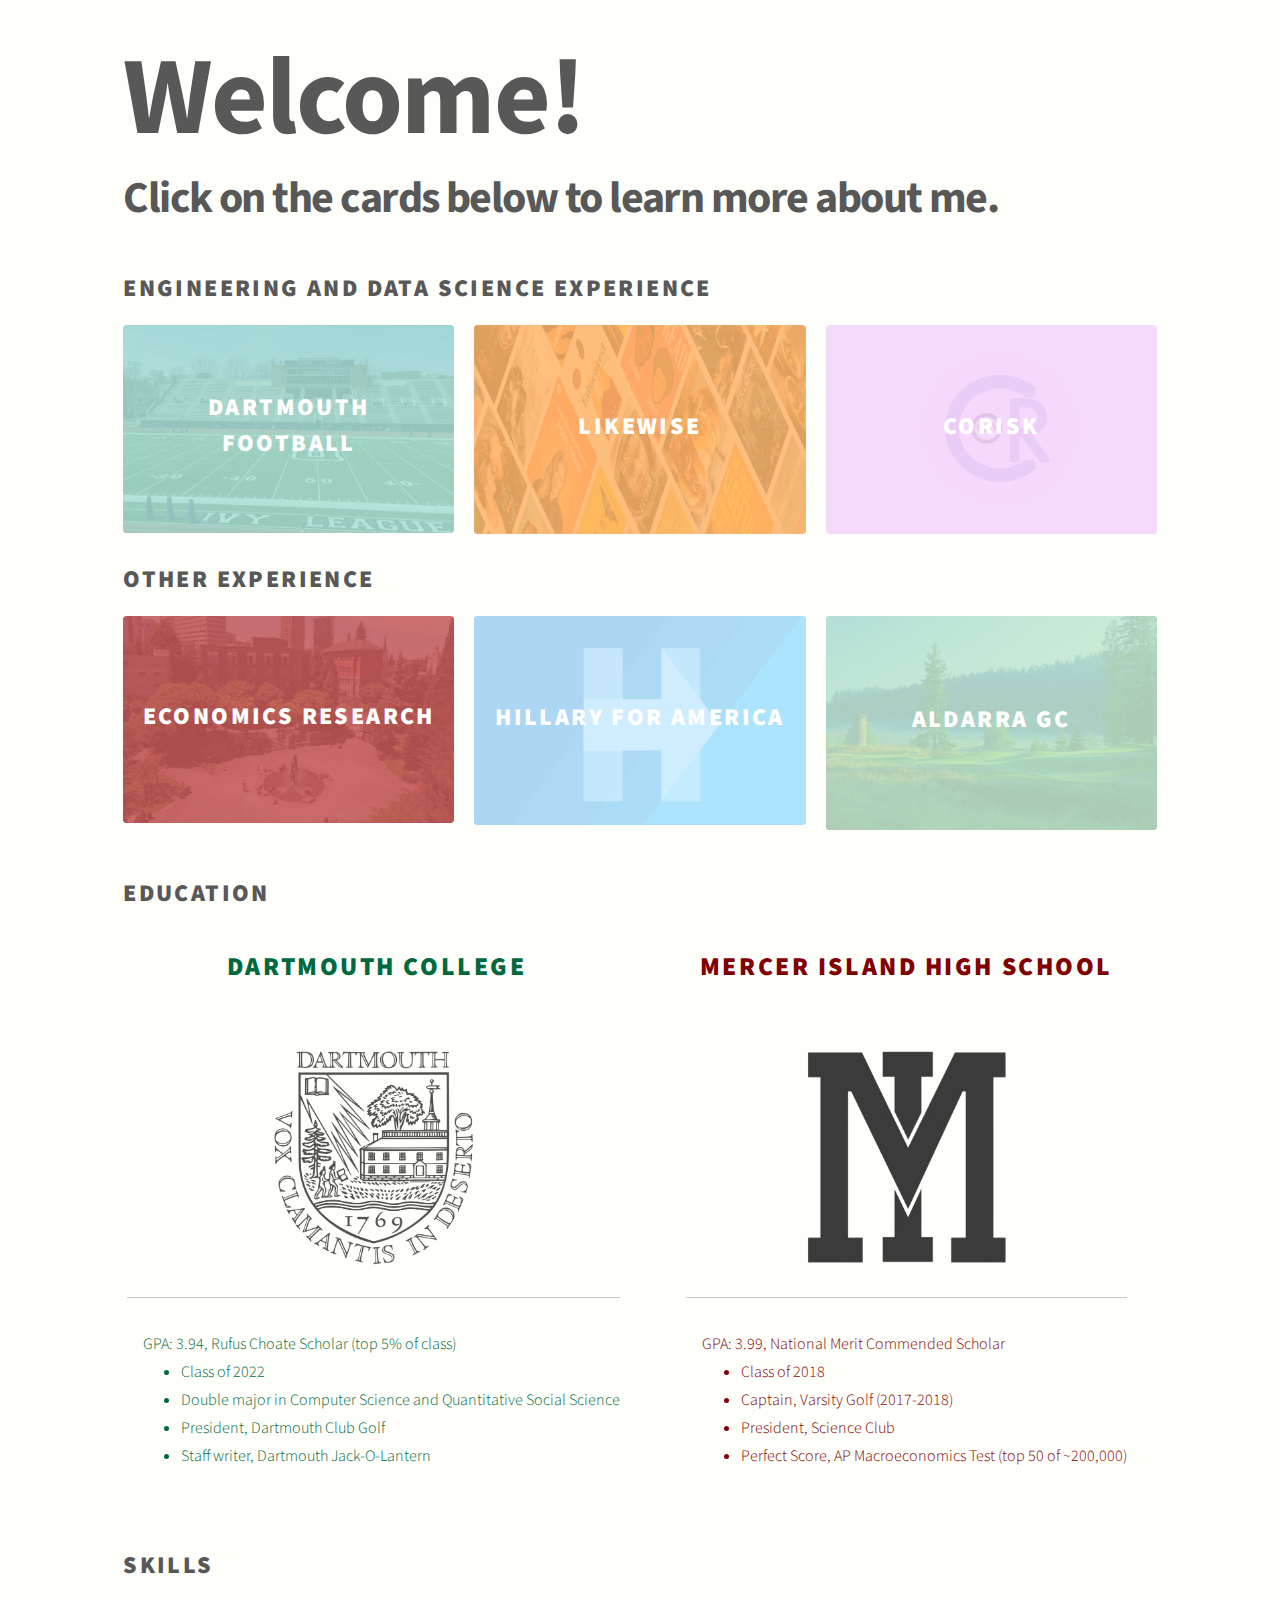
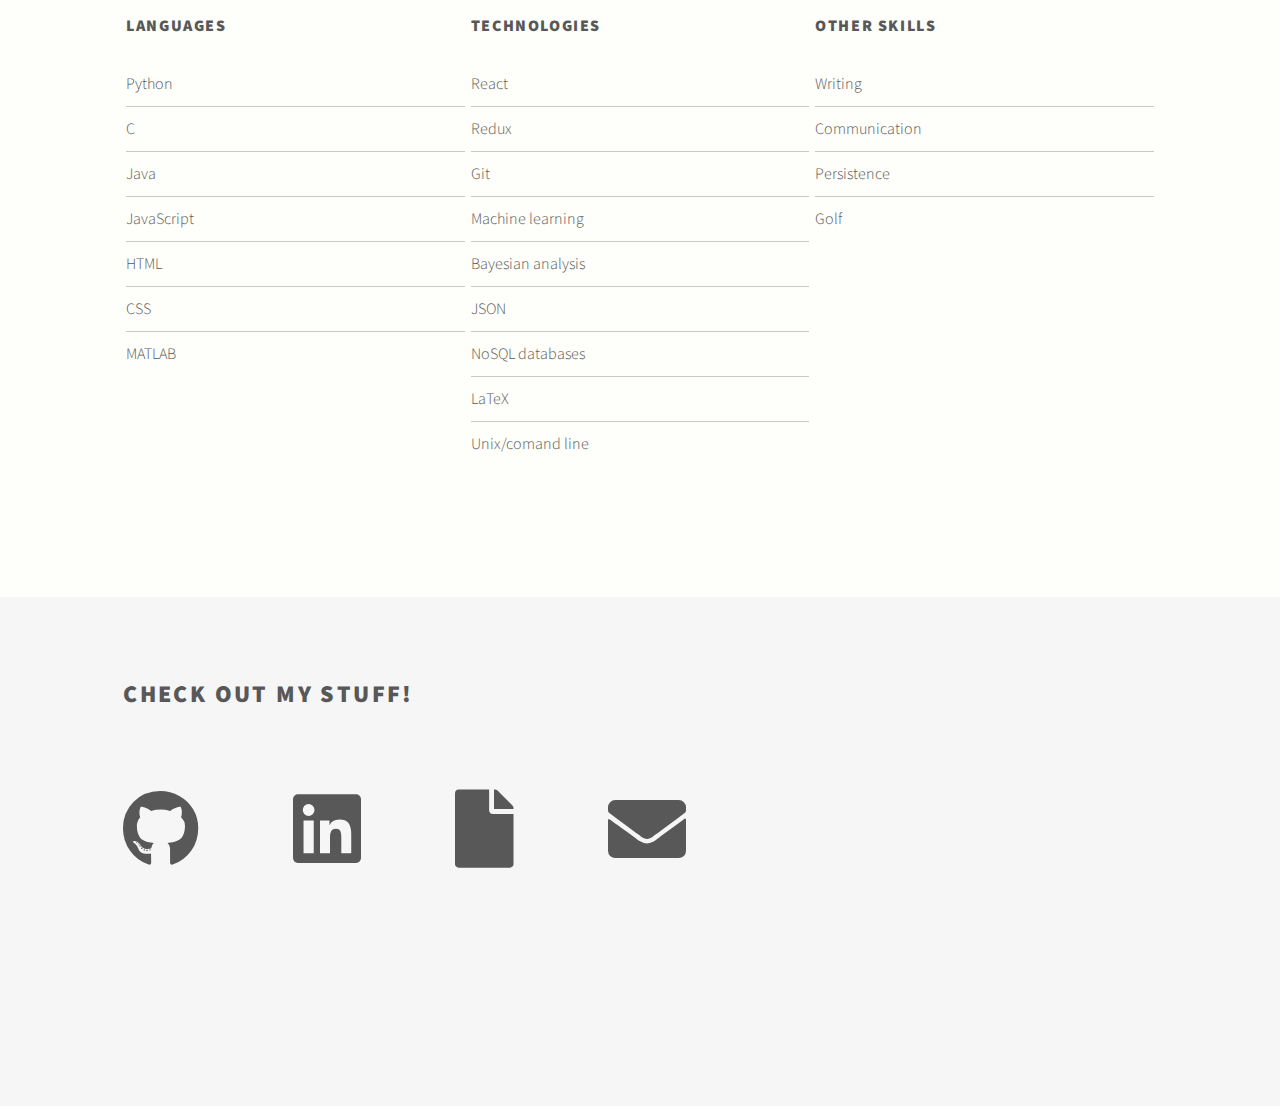
<file: home/index.html>
<!DOCTYPE HTML>
<html>
	<head>
		<title>Zack Gottesman</title>
		<meta charset="utf-8" />
		<meta name="viewport" content="width=device-width, initial-scale=1, user-scalable=no" />
		<link rel="stylesheet" href="assets/css/main.css" />
		<noscript><link rel="stylesheet" href="assets/css/noscript.css" /></noscript>
	</head>

	<!-- Football Modal -->
	<div id="football-modal" class="modal">
		<div class="modal-content">
			<span id="football-close-btn" class="close-btn">&times;</span>
			<div class="modalheader">
				<h2>Dartmouth Football</h2>
			</div>
			<img src="images/dartfootballlogowhite.png" align="left"/>
			<p>
				Since last year, I have served as the sole data scientist for the Ivy League-champion <a href="https://dartmouthsports.com/sports/football" target="_blank">Dartmouth Football</a> team. Dartmouth Football is pioneering <a href="https://www.nytimes.com/2018/10/26/sports/ivy-league-football-dartmouth.html" target="_blank">cutting-edge techniques</a> to help improve safety in football. I helped head coach Buddy Teevens to investigate safety during highly dangerous kickoff plays, providing the analysis that led to a proposed rule change to kickoffs in the Ivy League.
			</p>
			<br/>
			<p>
				Traditionally, kickoffs are known as high-risk plays because of the dangerous collisions that occur when players run full-speed across the length of the field. Recently, the Ivy League implemented a rule that allows the team receiving a kickoff to elect a “fair catch,” which enables that team to take the ball at the 25-yard line without returning the ball. My analysis showed that teams which choose to return the ball on average fail to reach the 25-yard line , suggesting that the statistically smartest strategy is to fair catch all kickoffs. Dartmouth employed this strategy last season, electing to return only three kickoffs over the course of the season. Yet, the data showed that players were still injured from blocking on the fair-catch plays even though the plays were essentially meaningless. Supported by my analysis, Coach Teevens proposed that a new rule allowing teams to announce an intention to fair catch before the kickoff even occurs, preventing injuries and achieving the same result.
			</p>
		</div>
	</div>

	<!-- Likewise Modal -->
	<div id="lw-modal" class="modal">
		<div class="modal-content">
			<span id="lw-close-btn" class="close-btn">&times;</span>
			<div class="modalheader">
				<h2>Likewise Inc.</h2>
			</div>
			<img src="images/lwlogo-shadow.jpg" align="left"/>
			<p>The summer after my freshman year at Dartmouth, I had the pleasure of joining the team at <a href="https://likewise.com" target="_blank">Likewise</a> as a software engineering intern, with a particular focus on machine learning (ML). Likewise is an early-stage recommendation startup, funded by Bill Gates, that provides personalized recommendations for users. Think Yelp combined with Instagram or Facebook. During my internship, I put various ML algorithms into production and gained invaluable experience deploying and documenting ML models. I combined k-prototypes clustering and classification to create a predictive recommender system and improve recommendations for new users. I identified a few distinct groups within the user base that helped the leadership team think about how to approach marketing and new customer acquisition.I then built an end-to-end classification system to predict user retention. I presented this model to members of the product and engineering teams to suggest how we might improve the onboarding process to help retain more users and reduce churn.</p>
		</div>
	</div>

	<!-- CoRisk Modal -->
	<div id="cr-modal" class="modal">
		<div class="modal-content">
			<span id="cr-close-btn" class="close-btn">&times;</span>
			<div class="modalheader">
				<h2>CoRisk</h2>
			</div>
			<img src="images/corisk.png" align="left"/>
			<p>
				As a final project for Dartmouth <a href="http://cs52.me/">CS52: Full-Stack Web Development</a> in the spring of 2020, I founded <a href="https://github.com/dartmouth-cs52-20S/project-greentraceGreenTrace" target="_blank">GreenTrace</a>, now known as CoRisk, an application to help Dartmouth students return safely to campus during the ongoing COVID-19 pandemic. After adding a few brilliant teammates, we engineered a mobile application in React Native that featured contact tracing (alerting users if they had come into contact with a COVID-positive individual), pertinent contact information of campus health services, and an anonymized heat map of cases so students knew which areas of campus to avoid. The full list of features can be found on <a href="https://github.com/dartmouth-cs52-20S/project-greentrace#feature-overview" target="_blank">Github</a>. Apart from my role as the founder/inventor of GreenTrace, I also worked on backend development for the app, setting up anonymous accounts and authentication using a randomized two-word token for each user and writing the contact-tracing algorithm. Working on the project helped me become more familiar with NodeJS and NoSQL databases (we used MongoDB).
			</p>
			<br/>
			<p>
				The project was a success, and, after the spring term came to a close, Dartmouth approached our team about continuing to develop GreenTrace for use on campus. We partnered with Dartmouth's <a href="http://dali.dartmouth.edu/" target="_blank">DALI Lab</a> to transform the project into CoRisk, an application that provides information for Dartmouth students to help reduce COVID-19 transmission. CoRisk is currently in development, with an anticipated release this winter.
			</p>
		</div>
	</div>

	<!-- Econ Research Modal -->
	<div id="econ-modal" class="modal">
		<div class="modal-content">
			<span id="econ-close-btn" class="close-btn">&times;</span>
			<div class="modalheader">
				<h2>Economics Research</h2>
			</div>
			<img src="images/seattleusimple.png" align="left"/>
			<p>
				For the past three years, I have been working on economics research with health economics professor Erin Vernon of Seattle University. Initially, we intended to use <a href="https://trends.google.com/trends/" target="
				">Google Trends</a> to explore how searches about mental health have varied over time, but in the course of our research, we noticed a number of prior publications using Google Trends to assess the efficacy of disease awareness days. We were curious if the established literature in fact tied increased search activity to measurable health benefits for those afflicted by diseases. We performed a systematic review of the awareness event literature to assess if the existing research provided any clues about how awareness days, weeks, and months produce concrete benefits for patients.
			</p>
			<br>
			<p>
				In 2019, we presented our findings at the <a href="https://weai.org/conferences/view/2/94th-Annual-Conference" target="_blank">94th annual conference of the Western Economic Association</a> in San Francisco. The manuscript is now in the final stages of revision for acceptance to the journal <a href="https://www.journals.elsevier.com/social-science-and-medicine" target="_blank">Social Science & Medicine</a>.
			</p>
		</div>
	</div>

	<!-- HFA Modal -->
	<div id="hfa-modal" class="modal">
		<div class="modal-content">
			<span id="hfa-close-btn" class="close-btn">&times;</span>
			<div class="modalheader">
				<h2>Hillary for America</h2>
			</div>
			<img src="images/hfalogo.jpg" align="left"/>
			<p>
				In the summer and fall of 2016, I worked as a finance intern for the presidential campaign of Hillary Clinton. I started my internship early in the summer and almost immediately had more responsibility than I ever imagined I would as a wide-eyed sixteen year old working my first real job. On top of making hours of calls to potential donors every day, I was in charge of organizing and running key events in Seattle for President Bill Clinton and Hillary's vice presidential candidate Tim Kaine.
			</p>
			<br>
			<p>
				I learned a lot from the experience, not only from handling these responsibilities, but also from the outcome of the election. Before the election, I was living in my own echo chamber. I read The New York Times in a coffee shop kitty-corner to our Seattle campaign center. The travails of candidate Trump, highlighted in the <i>Times</i>, provided us punchlines and more security on top of the favorable lopsided polls. The attendees at the events I organized reinforced the perception that we were part of a movement and most of the hundreds of people I called told me they were behind us. But clearly many others weren’t. Because of that summer, I now seek conversation with those who disagree with me, hoping to understand different perspectives and other people’s truths.
			</p>
		</div>
	</div>

	<!-- Caddying Modal -->
	<div id="caddy-modal" class="modal">
		<div class="modal-content">
			<span id="caddy-close-btn" class="close-btn">&times;</span>
			<div class="modalheader">
				<h2>Aldarra Golf Club</h2>
			</div>
			<img src="images/Aldarra_Logo.png" align="left"/>
			<p>
				Golf is one of my lifelong passions. I learned the game from my grandparents and have loved the way it constantly challenges me, allows me to get outdoors, and enables me to spend time with friends and family. In high school, I competed on the varsity golf team, serving as captain from 2017-2018 and finishing in the top 25 in Washington State both years.
			</p>
			<br>
			<p>
				In addition to conducting economics research during the summer before I left for Dartmouth, I served as a caddie at Aldarra Golf Club, one of the top-ranked courses in Washington. Working as a caddie taught me a number of life skills, from the value of punctuality to the ability to appear confident even under uncertainty.
			</p>
			<br>
			<p>
				At Dartmouth, I have continued to pursue my interest in golf through the Club Golf team, the highest level of golf at Dartmouth. This year, I am serving as the club's President and look forward to navigating our team through uncertain times with the ongoing COVID-19 pandemic.
			</p>
		</div>
	</div>

	<body class="is-preload">
		<!-- Wrapper -->
			<div id="wrapper" style="margin-top: 3vh">

				<!-- Main -->
					<div id="main">
						<div class="inner">
							<main class="wrapper">
							<h1 style="margin-bottom: 0">
								<span class="welcome">
									<span id="welcome">Welcome!</span>
								</span>
							</h1>
							<h1>
								<span class="first">
									<span>I’m</span> <span>Zack,</span> <span>a</span> <span>junior</span> <span></span> <span>at</span> <span class="dartmouth-header-text">Dartmouth</span> <span class="dartmouth-header-text">College</span>
								</span>

								<span class="second">
									<span>in</span> <span>Hanover,</span> <span>NH</span> <span></span><span>and</span> <span>an</span> <span>aspiring</span> <span>software</span> <span>engineer.</span>
								</span>


								<span class="about">
									<div><div/><span>Click on the cards below to learn more about me.</span>
								</span>
							</h1>
						</main>
							<!-- <header>
								<h2 style="margin-bottom: 3vh;">About Me</h2>
								<p id="about">Click on the cards below to learn more about me.</p>
							</header> -->

							<h2 id="experience" style="margin-bottom: 2vh">Engineering and Data Science Experience</h2>
							<section class="tiles">
								<article class="dartmouth">
									<span class="image">
										<img src="images/dartfootball.jpg" alt="" />
									</span>
									<a  id="football-modal-trigger">
										<h2>Dartmouth Football</h2>
										<div class="content">
											<p>Serve as sole data scientist for Dartmouth's football team</p>
										</div>
									</a>
								</article>
								<article class="likewise">
									<span class="image">
										<img src="images/likewise.jpg" alt="" />
									</span>
									<a id="lw-modal-trigger">
										<h2>Likewise</h2>
										<div class="content">
											<p>Worked as engineer and ML specialist at early-stage recommendations startup</p>
										</div>
									</a>
								</article>
								<article class="corisk">
									<span class="image">
										<img src="images/corisk.png" alt="" />
									</span>
									<a id="cr-modal-trigger">
										<h2>CoRisk</h2>
										<div class="content">
											<p>Founded contact-tracing app and COVID-19 safety in use on Dartmouth campus</p>
										</div>
									</a>
								</article>
							</section>
							<br/>
							<h2  style="margin-bottom: 2vh">Other Experience</h2>
								<section class="tiles">
									<article class="research">
										<span class="image">
											<img src="images/seattleu.jpg" alt="" />
										</span>
										<a id="econ-modal-trigger">
											<h2>Economics Research</h2>
											<div class="content">
												<p>Co-authored academic paper evaluating health awareness campaigns</p>
											</div>
										</a>
									</article>
									<article class="hfa">
										<span class="image">
											<img src="images/hfa.png" alt="" />
										</span>
										<a id="hfa-modal-trigger">
											<h2>Hillary for America</h2>
											<div class="content">
												<p>
													Interned for Pacific NW Finance Director of Hillary for America campaign
												</p>
											</div>
										</a>
									</article>
									<article class="caddy">
										<span class="image">
											<img src="images/aldarra.jpeg" alt="" />
										</span>
										<a id="caddy-modal-trigger">
											<h2>Aldarra GC</h2>
											<div class="content">
												<p>
													Gave bad putting advice while lugging heavy bag for several hours
												</p>
											</div>
										</a>
									</article>
								</section>

							<br/>
							<h2 id="education" style="margin-top: 2vh; margin-bottom: 4vh">Education</h2>
								<section>
									<div class="row" data-aos="fade-up">
										<div class="dart-education">
											<div class="edu-wrapper">
												<h3>Dartmouth College</h3>
		                    <div class="crest">
		                      <img src="images/dart-crest-nobackground.svg.png" class="img-fluid grayscale">
		                    </div>
											</div>
											<div>
											<hr>
											<ul>
												GPA: 3.94, Rufus Choate Scholar (top 5% of class)
												<li>Class of 2022</li>
												<li>Double major in Computer Science and Quantitative Social Science</li>
												<li>President, Dartmouth Club Golf</li>
												<li>Staff writer, Dartmouth Jack-O-Lantern</li>
											</ul>
											</div>
										</div>
										<div class="mihs-education">
											<div class="edu-wrapper">
												<h3>
													Mercer Island High School
												</h3>
		                    <div class="crest">
		                      <img src="images/mihs-nobackground.png" class="img-fluid grayscale">
		                    </div>
											</div>
											<div>
											<hr>
											<ul>
												GPA: 3.99, National Merit Commended Scholar
												<li>Class of 2018</li>
												<li>Captain, Varsity Golf (2017-2018)</li>
												<li>President, Science Club</li>
												<li>Perfect Score, AP Macroeconomics Test (top 50 of ~200,000)</li>
											</ul>
											</div>
										</div>
               		</div>
								</section>

								<br/>
								<h2 id="skills" style="margin-top: 2vh; margin-bottom: 3vh">Skills</h2>
								<div class="skillcontainer">
									<div class="skill-box">
										<h3>Languages</h3>
										<ul class="alt">
											<li>Python</li>
											<li>C</li>
											<li>Java</li>
											<li>JavaScript</li>
											<li>HTML</li>
											<li>CSS</li>
											<li>MATLAB</li>
										</ul>
									</div>
									<div class="skill-box">
										<h3>Technologies</h3>
										<ul class="alt">
											<li>React</li>
											<li>Redux</li>
											<li>Git</li>
											<li>Machine learning</li>
											<li>Bayesian analysis</li>
											<li>JSON</li>
											<li>NoSQL databases</li>
											<li>LaTeX</li>
											<li>Unix/comand line</li>
										</ul>
									</div>
									<div class="skill-box">
										<h3>Other skills</h3>
										<ul class="alt">
											<li>Writing</li>
											<li>Communication</li>
											<li>Persistence</li>
											<li>Golf</li>
										</ul>
									</div>
								</div>
						</div>
					</div>

				<!-- Footer/Links -->
					<footer id="footer">
						<div class="inner">
							<section>
								<h2>Check out my stuff!</h2>
								<ul class="icons">
									<li><a href="https://github.com/zack-overflow" class="icon brands style2 fa-github" target="_blank"><span class="label">GitHub</span></a></li>
									<li><a href="https://linkedin.com/in/zackgottesman" class="icon brands fa-linkedin" target="_blank"><span class="label">LinkedIn</span></a></li>
									<li><a href="../../content/GottesmanResume3.pdf" class="icon solid style2 fa-file"><span class="label">Resume</span></a></li>
									<li><a href="mailto:zackgottesman@gmail.com" class="icon solid style2 fa-envelope"><span class="label">Email</span></a></li>
								</ul>

		<!-- Scripts -->
			<script src="assets/js/jquery.min.js"></script>
			<script src="assets/js/browser.min.js"></script>
			<script src="assets/js/breakpoints.min.js"></script>
			<script src="assets/js/util.js"></script>
			<script src="assets/js/main.js"></script>
			<script src="assets/js/custom.min.js"></script>

	</body>
</html>
</file>
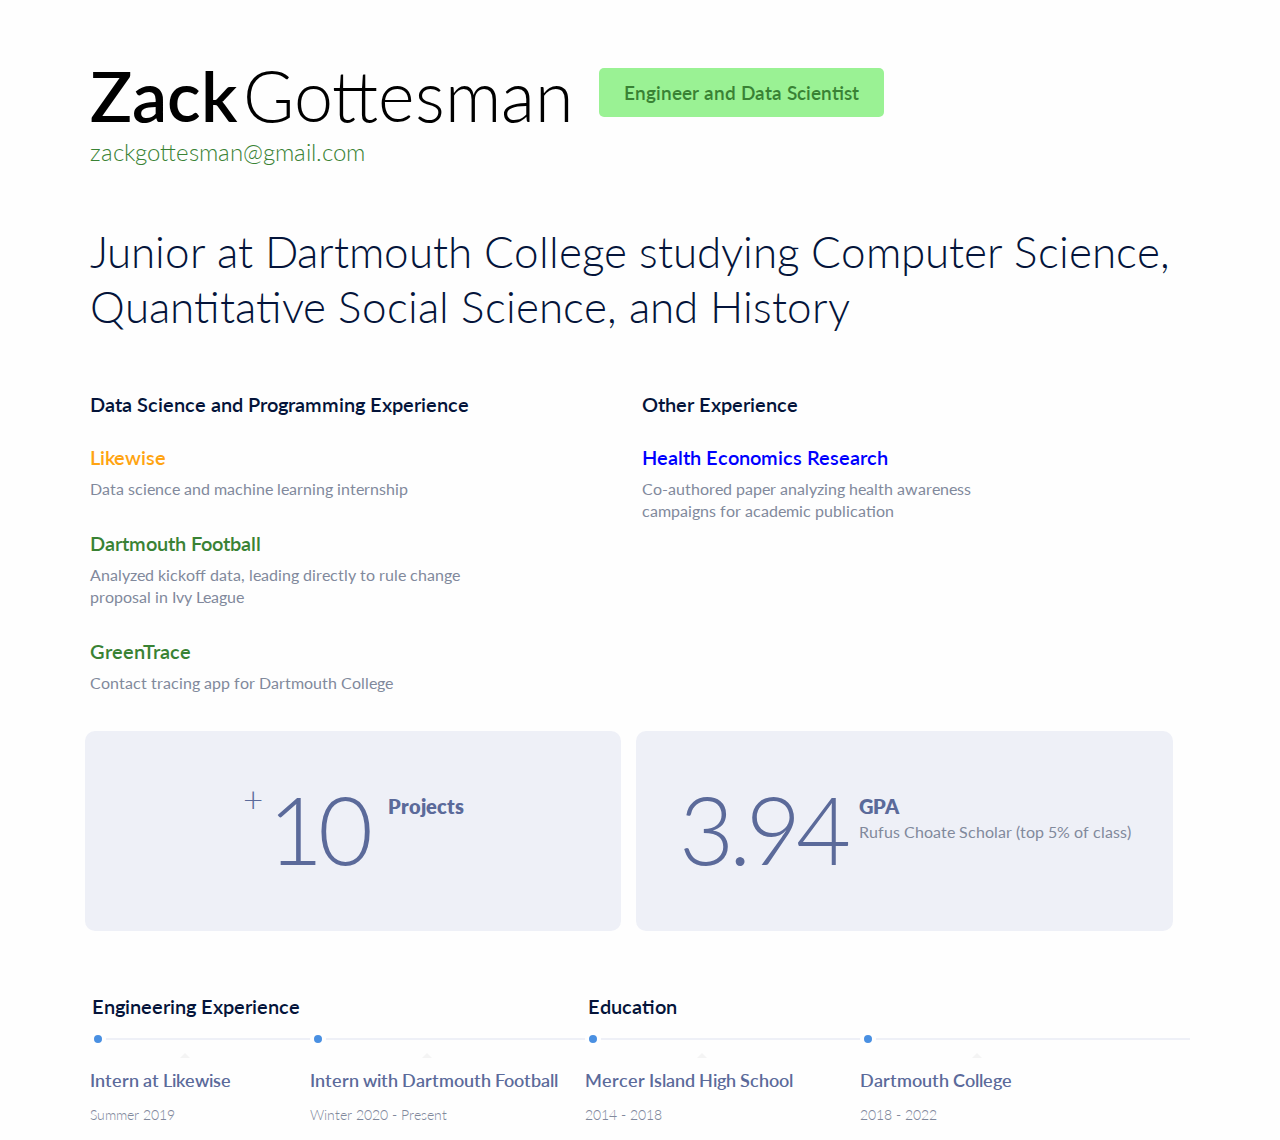
<file: v1/index.html>
<!-- Inspired by Abbie Bradley's minimalist resume -->
<!DOCTYPE html>
<html>
<head>
	<title>Zack Gottesman</title>
	<link rel="stylesheet" type="text/css" href="styles.css">
	<meta name="viewport" content="width=device-width, initial-scale=1.0">
</head>
<body>

	<div class="container">
		<div class="intro">
			<h1 class="first-name"><strong>Zack</strong></h1>
			<h1 class="last-name">Gottesman</h1>
			<span class="job-title">Engineer and Data Scientist</span>
			<span class="email">zackgottesman@gmail.com</span>

			<h2 class="lead">Junior at Dartmouth College studying Computer Science, Quantitative Social Science, and History</h2>
		</div>
	</div>

<!-- Skills and intrest section -->
	<div class="container">

		<div class="sections">
			<h2 class="section-title">Data Science and Programming Experience</h2>

			<div class="list-card">
				<div>
					<h3 id="likewise-header">Likewise</h3>
					<span>Data science and machine learning internship</span>
				</div>
			</div>

			<div class="list-card">
				<div>
					<h3 id="football-header">Dartmouth Football</h3>
					<span>Analyzed kickoff data, leading directly to rule change proposal in Ivy League</span>
				</div>
			</div>

			<div class="list-card">
				<div>
					<h3 id="greentrace-header">GreenTrace</h3>
					<span>Contact tracing app for Dartmouth College</span>
				</div>
			</div>
		</div>

		<div class="sections">
				<h2 class="section-title">Other Experience</h2>

				<div class="list-card">
					<div>
						<h3 id="research-header">Health Economics Research</h3>
						<span>Co-authored paper analyzing health awareness campaigns for academic publication</span>
					</div>
				</div>

		</div>
	</div>


	<!-- Achievements -->

	<div class="container cards">

		<div class="card">
			<div class="skill-level">
				<span>+</span>
				<h2>10</h2>
			</div>

			<div class="skill-meta">
				<h3>Projects</h3>
				<span></span>
			</div>
		</div>


		<div class="card">
			<div class="skill-level">
				<h2>3.94</h2>
			</div>

			<div class="skill-meta">
				<h3>GPA</h3>
				<span>Rufus Choate Scholar (top 5% of class)</span>
			</div>
		</div>

	</div>

	<!-- Timeeline -->

	<div class="container">
		<ol class="timeline">
		  <li id="likewise-timeline">

		    <p class="line">Engineering Experience</p>
		    <span class="point"></span>
		    <p class="description">
		      Intern at Likewise
		    </p>
		    <span class="date">Summer 2019</span>
		  </li>

		  <li>
		    <span class="point"></span>
		    <p class="description">
		      Intern with Dartmouth Football
		    </p>
		    <span class="date">Winter 2020 - Present</span>
		  </li>

		  		  <li>
		    <p class="line">Education</p>
		    <span class="point"></span>
		    <p class="description">
		      Mercer Island High School
		    </p>
		    <span class="date">2014 - 2018</span>
		  </li>

		  		  <li>
		    <span class="point"></span>
		    <p class="description">
		      Dartmouth College
		    </p>
		    <span class="date">2018 - 2022</span>
		  </li>
		</ol>

	</div>

</body>
</html>
</file>
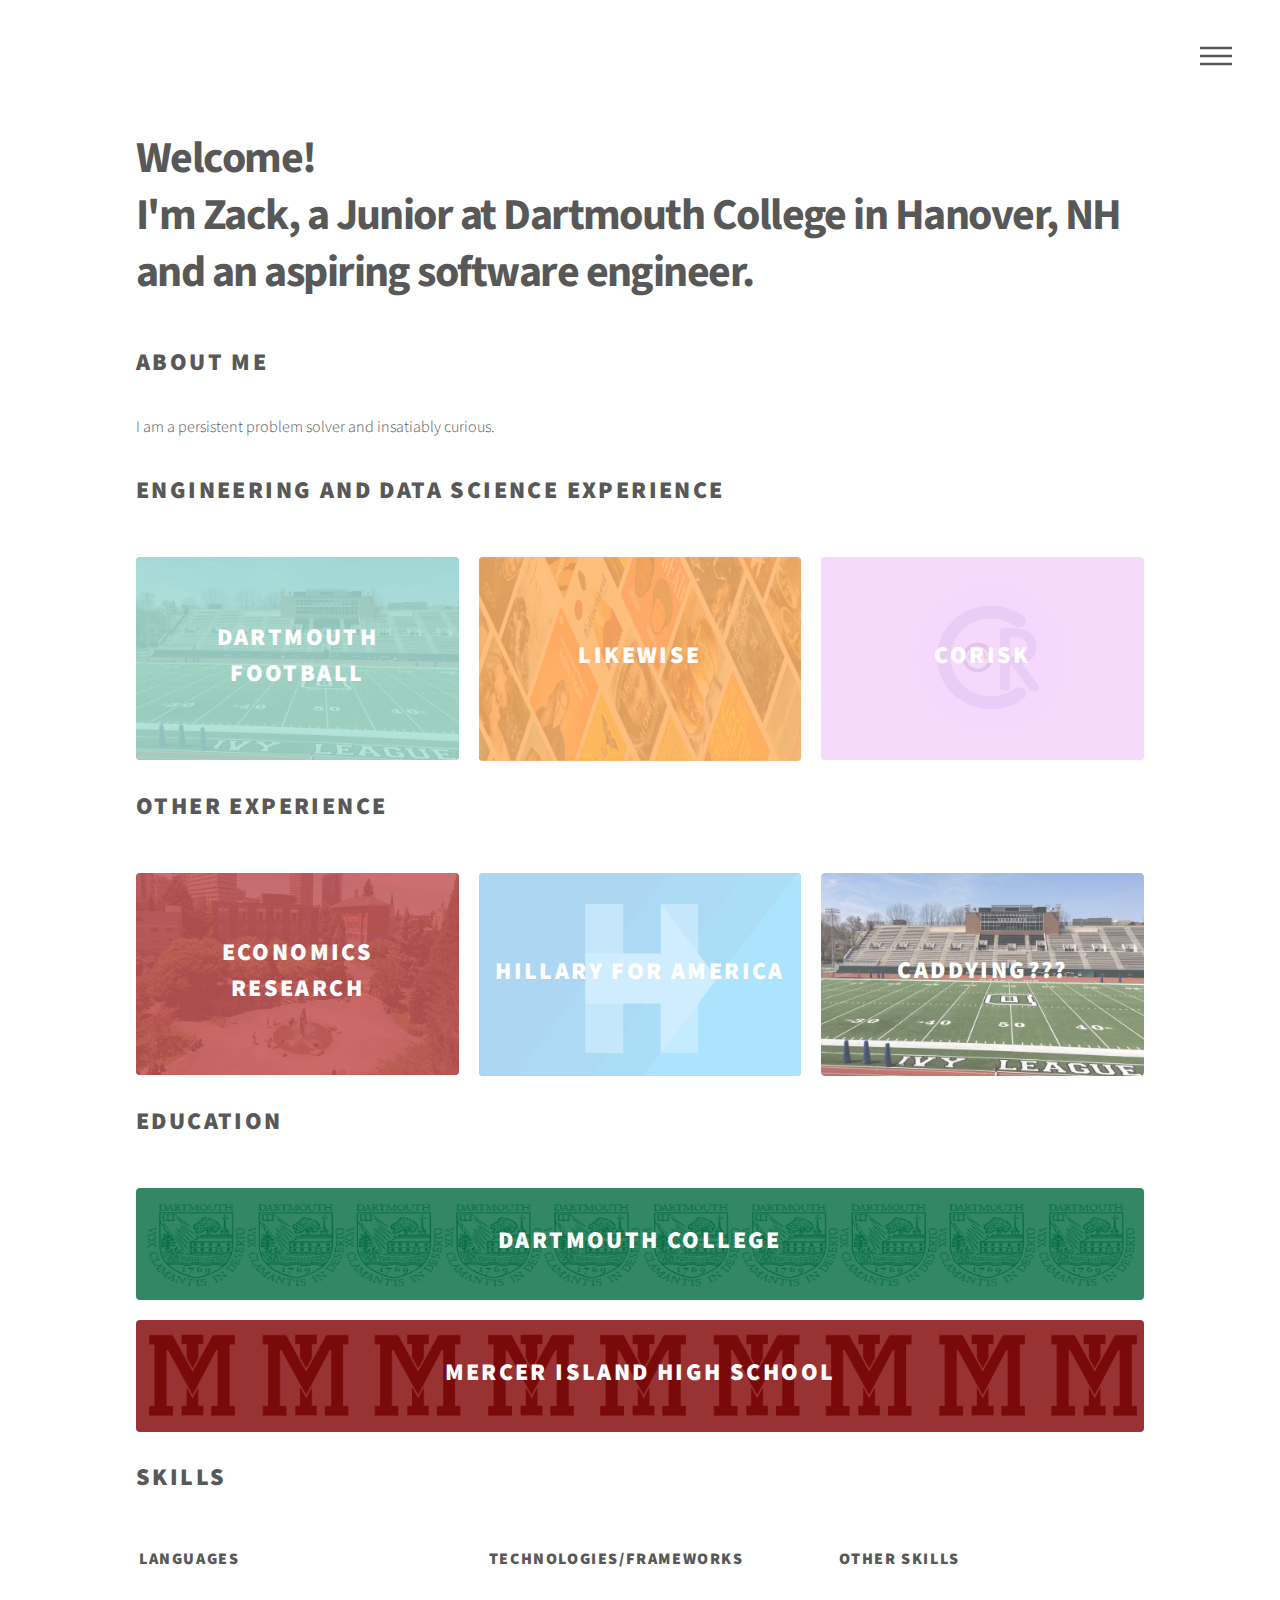
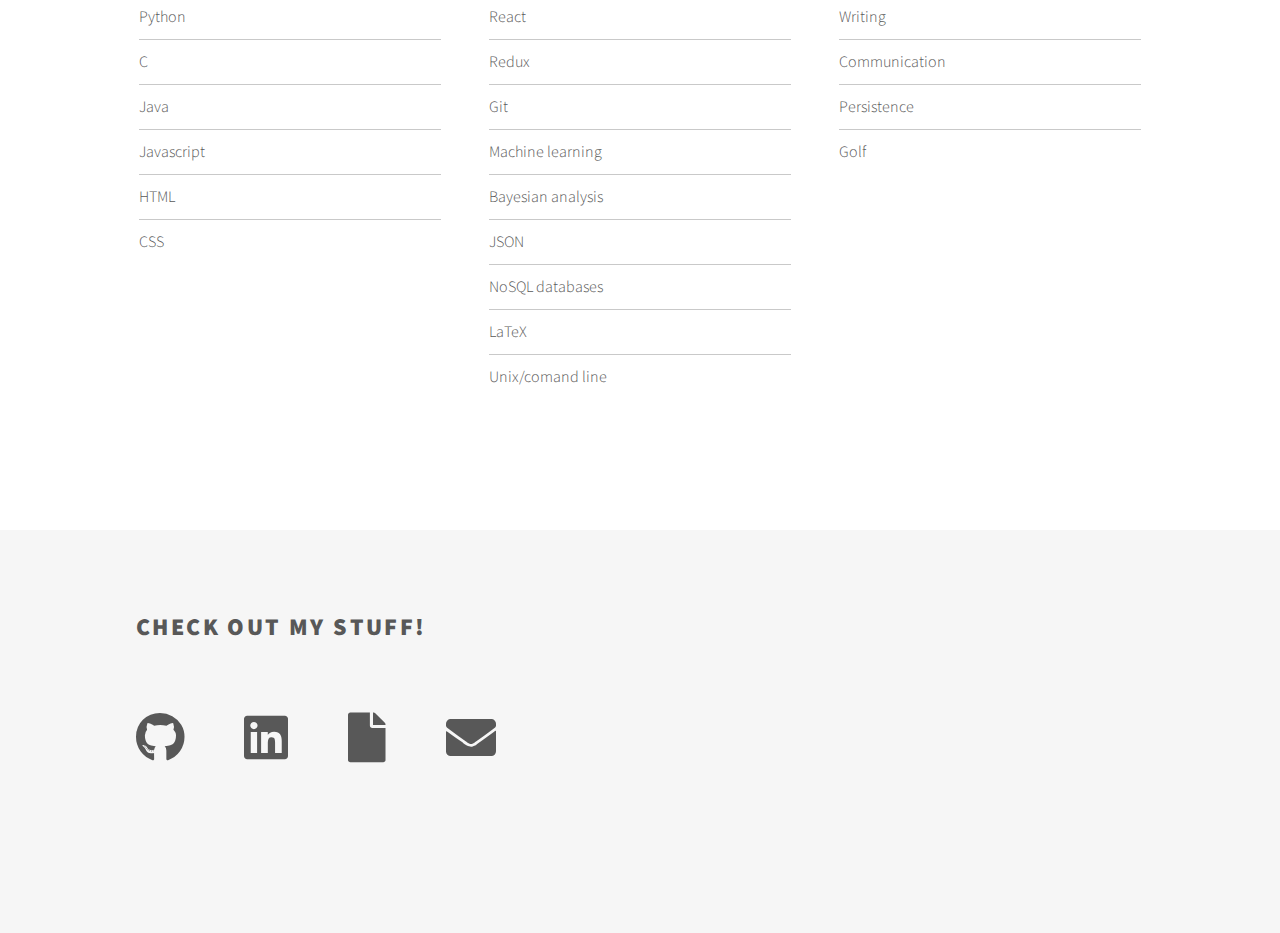
<file: hello/home/index.html>
<!DOCTYPE HTML>
<html>
	<head>
		<title>Zack Gottesman</title>
		<meta charset="utf-8" />
		<meta name="viewport" content="width=device-width, initial-scale=1, user-scalable=no" />
		<link rel="stylesheet" href="assets/css/main.css" />
		<noscript><link rel="stylesheet" href="assets/css/noscript.css" /></noscript>
	</head>
	<!-- Modal -->
	<div class="modal">
		<div class="modal-content">
			<span class="close-btn">&times;</span>
			<div class="modalheader">
				<h2>Likewise Inc.</h2>
			</div>
			<img src="images/lwlogo.png" align="left"/>
			<p>The summer after my freshman year at Dartmouth, I had the pleasure of joining the team at</p>
			<a href="https://likewise.com" target="_blank">Likewise</a>
			<p>as a software engineer intern focusing on machine learning. Likewise is an early-stage recommendation startup, funded by Bill Gates, that provides personalized recommendations for users. Think Yelp combined with Instagram or Facebook. During my internship, I put various machine learning algorithms into production and gained invaluable experience deploying and documenting ML models. First, I combined k-prototypes clustering and classification to create predictive recommender system and improve recommendations for new users. I identified a few distinct groups within the user base that helped the leadership team think about how to approach marketing and customer acquistion. Then, I built an end-to-end classification system to predict retention based on limited features. I presented this to members of the product and engineering teams to suggest how we might improve the onboarding process to help retain more users and reduce churn.</p>
		</div>
	</div>
	<body class="is-preload">
		<!-- Wrapper -->
			<div id="wrapper">
				<!-- Header -->
					<header id="header">
						<div class="inner">

							<!-- Nav -->
								<nav>
									<ul>
										<li><a href="#menu">Menu</a></li>
									</ul>
								</nav>

						</div>
					</header>

				<!-- Menu -->
					<nav id="menu">
						<h2>Zack Gottesman</h2>
						<ul>
							<li><a href="#top">Home</a></li>
							<li><a href="#about">About Me</a></li>
							<li><a href="#experience">Experience</a></li>
							<li><a href="#education">Education</a></li>
							<li><a href="#skills">Skills</a></li>
						</ul>
					</nav>

				<!-- Main -->
					<div id="main">
						<div class="inner">
							<header>
								<h1>Welcome!<br />
								I'm Zack, a Junior at Dartmouth College in Hanover, NH and an aspiring software engineer</a>.</h1>
								<h2 id="about">About Me</h2>
								<p>I am a persistent problem solver and insatiably curious.</p>
							</header>

							<h2 id="experience">Engineering and Data Science Experience</h2>
							<section class="tiles">
								<article class="dartmouth">
									<span class="image">
										<img src="images/dartfootball.jpg" alt="" />
									</span>
									<a>
										<h2>Dartmouth Football</h2>
										<div class="content">
											<p>Serve as sole data scientist for Dartmouth's football team</p>
										</div>
									</a>
								</article>
								<article class="likewise">
									<span class="image">
										<img src="images/likewise.jpg" alt="" />
									</span>
									<a id="likewisemodal">
										<h2>Likewise</h2>
										<div class="content">
											<p>Worked as software engineer and machine learning specialist at early-stage recommendations startup</p>
										</div>
									</a>
								</article>
								<article class="corisk">
									<span class="image">
										<img src="images/corisk.png" alt="" />
									</span>
									<a>
										<h2>CoRisk</h2>
										<div class="content">
											<p>Founded of contact-tracing app and COVID-19 safety in use on Dartmouth campus</p>
										</div>
									</a>
								</article>
							</section>
							<br/>
							<h2>Other Experience</h2>
								<section class="tiles">
									<article class="research">
										<span class="image">
											<img src="images/seattleu.jpg" alt="" />
										</span>
										<a>
											<h2>Economics Research</h2>
											<div class="content">
												<p>Co-authoring paper evaluating health awareness campaigns for academic publication</p>
											</div>
										</a>
									</article>
									<article class="hfa">
										<span class="image">
											<img src="images/hfa.png" alt="" />
										</span>
										<a>
											<h2>Hillary for America</h2>
											<div class="content">
												<p>Interned for Pacific Northwest Finance Director of Hillary for America campaign</p>
											</div>
										</a>
									</article>
									<article class="style1">
										<span class="image">
											<img src="images/dartfootball.jpg" alt="" />
										</span>
										<a>
											<h2>Caddying???</h2>
											<div class="content">
												<p>something something something</p>
											</div>
										</a>
									</article>
								</section>

							<br/>
							<h2 id="education">Education</h2>
								<section class="tileslong">
									<article class="dartmouth">
										<span class="image">
											<img src="images/dartcrest.png" alt="" />
										</span>
										<a>
											<h2>Dartmouth College</h2>
											<div class="content">
												<p>Hanover, NH</p>
											</div>
										</a>
									</article>
									<article class="mihs">
										<span class="image">
											<img src="images/mihs.png" alt="" />
										</span>
										<a>
											<h2>Mercer Island High School</h2>
											<div class="content">
												<p>Mercer Island, WA</p>
											</div>
										</a>
									</article>
								</section>

								<br/>
								<h2 id="skills">Skills</h2>
								<div class="skillcontainer">
									<div class="skill-box">
										<h3>Languages</h3>
										<ul class="alt">
											<li>Python</li>
											<li>C</li>
											<li>Java</li>
											<li>Javascript</li>
											<li>HTML</li>
											<li>CSS</li>
										</ul>
									</div>
									<div class="skill-box">
										<h3>Technologies/Frameworks</h3>
										<ul class="alt">
											<li>React</li>
											<li>Redux</li>
											<li>Git</li>
											<li>Machine learning</li>
											<li>Bayesian analysis</li>
											<li>JSON</li>
											<li>NoSQL databases</li>
											<li>LaTeX</li>
											<li>Unix/comand line</li>
										</ul>
									</div>
									<div class="skill-box">
										<h3>Other skills</h3>
										<ul class="alt">
											<li>Writing</li>
											<li>Communication</li>
											<li>Persistence</li>
											<li>Golf</li>
										</ul>
									</div>
								</div>

						</div>
					</div>

				<!-- Footer -->
					<footer id="footer">
						<div class="inner">
							<!--
							<section>
								<h2>Please contact me!</h2>
								<form method="post" action="#">
									<div class="fields">
										<div class="field half">
											<input type="text" name="name" id="name" placeholder="Name" />
										</div>
										<div class="field half">
											<input type="email" name="email" id="email" placeholder="Email" />
										</div>
										<div class="field">
											<textarea name="message" id="message" placeholder="Message"></textarea>
										</div>
									</div>
									<ul class="actions">
										<li><input type="submit" value="Send" class="primary" /></li>
									</ul>
								</form>
							</section>
						-->
							<section>
								<h2>Check out my stuff!</h2>
								<ul class="icons">
									<li><a href="https://github.com/zackg22" class="icon brands style2 fa-github"><span class="label">GitHub</span></a></li>
									<li><a href="https://linkedin.com/in/zackgottesman" class="icon brands fa-linkedin"><span class="label">LinkedIn</span></a></li>
									<li><a href="../../content/GottesmanResume.pdf" class="icon solid style2 fa-file"><span class="label">Resume</span></a></li>
									<li><a href="mailto:zackgottesman@gmail.com" class="icon solid style2 fa-envelope"><span class="label">Email</span></a></li>
								</ul>

		<!-- Scripts -->
			<script src="assets/js/jquery.min.js"></script>
			<script src="assets/js/browser.min.js"></script>
			<script src="assets/js/breakpoints.min.js"></script>
			<script src="assets/js/util.js"></script>
			<script src="assets/js/main.js"></script>

	</body>
</html>
</file>
<file: home/assets/css/noscript.css>
/* Tiles */

	body.is-preload .tiles article {
		-moz-transform: none;
		-webkit-transform: none;
		-ms-transform: none;
		transform: none;
		opacity: 1;
	}
</file>
<file: hello/home/assets/css/noscript.css>
/* Tiles */

	body.is-preload .tiles article {
		-moz-transform: none;
		-webkit-transform: none;
		-ms-transform: none;
		transform: none;
		opacity: 1;
	}
</file>
<file: home/assets/css/main.css>
@import url(fontawesome-all.min.css);
@import url("https://fonts.googleapis.com/css?family=Source+Sans+Pro:300,700,900");


html, body, div, span, applet, object,
iframe, h1, h2, h3, h4, h5, h6, p, blockquote,
pre, a, abbr, acronym, address, big, cite,
code, del, dfn, em, img, ins, kbd, q, s, samp,
small, strike, strong, sub, sup, tt, var, b,
u, i, center, dl, dt, dd, ol, ul, li, fieldset,
form, label, legend, table, caption, tbody,
tfoot, thead, tr, th, td, article, aside,
canvas, details, embed, figure, figcaption,
footer, header, hgroup, menu, nav, output, ruby,
section, summary, time, mark, audio, video {
	margin: 0;
	padding: 0;
	border: 0;
	font-size: 100%;
	font: inherit;
	vertical-align: baseline;}

article, aside, details, figcaption, figure,
footer, header, hgroup, menu, nav, section {
	display: block;}

body {
	line-height: 1;
}

ol, ul {
	list-style: none;
}

blockquote, q {
	quotes: none;
}

	blockquote:before, blockquote:after, q:before, q:after {
		content: '';
		content: none;
	}

table {
	border-collapse: collapse;
	border-spacing: 0;
}

body {
	-webkit-text-size-adjust: none;
}

mark {
	background-color: transparent;
	color: inherit;
}

input::-moz-focus-inner {
	border: 0;
	padding: 0;
}

input, select, textarea {
	-moz-appearance: none;
	-webkit-appearance: none;
	-ms-appearance: none;
	appearance: none;
}

/* Basic */

	@-ms-viewport {
		width: device-width;
	}

	body {
		-ms-overflow-style: scrollbar;
	}

	@media screen and (max-width: 480px) {

		html, body {
			min-width: 320px;
		}

	}

	html {
		box-sizing: border-box;
	}

	*, *:before, *:after {
		box-sizing: inherit;
	}

	body {
		background: #fefefa;
	}

		body.is-preload *, body.is-preload *:before, body.is-preload *:after {
			-moz-animation: none !important;
			-webkit-animation: none !important;
			-ms-animation: none !important;
			animation: none !important;
			-moz-transition: none !important;
			-webkit-transition: none !important;
			-ms-transition: none !important;
			transition: none !important;
		}

/* Type */

	body, input, select, textarea {
		color: #585858;
		font-family: "Source Sans Pro", Helvetica, sans-serif;
		font-size: 16pt;
		font-weight: 300;
		line-height: 1.75;
	}

		@media screen and (max-width: 1680px) {

			body, input, select, textarea {
				font-size: 14pt;
			}

		}

		@media screen and (max-width: 1280px) {

			body, input, select, textarea {
				font-size: 12pt;
			}

		}

	a {
		-moz-transition: border-bottom-color 0.2s ease, color 0.2s ease;
		-webkit-transition: border-bottom-color 0.2s ease, color 0.2s ease;
		-ms-transition: border-bottom-color 0.2s ease, color 0.2s ease;
		transition: border-bottom-color 0.2s ease, color 0.2s ease;
		text-decoration: none;
		color: #585858;
		border-bottom: dotted 1px rgba(88, 88, 88, 0.5);
	}

		a:hover {
			border-bottom-color: transparent;
			color: #7bd0c1;
		}

		#menu a:hover {
			color: #7bd0c1 !important;
		}

		#header a:hover {
			color: #7bd0c1 !important;
		}

		.icons a:hover {
			color: #7bd0c1 !important;
		}

	strong, b {
		font-weight: 900;
	}

	em, i {
		font-style: italic;
	}

	p {
		margin: 0 0 2em 0;
	}

	h1 {
		font-size: 2.75em;
		font-weight: 700;
		line-height: 1.3;
		margin: 0 0 1em 0;
		letter-spacing: -0.035em;
	}

		h1 a {
			color: inherit;
		}

		@media screen and (max-width: 736px) {

			h1 {
				font-size: 2em;
				margin: 0 0 1em 0;
			}

		}

		@media screen and (max-width: 360px) {

			h1 {
				font-size: 1.75em;
			}

		}

	h2, h3, h4, h5, h6 {
		font-weight: 900;
		line-height: 1.5;
		margin: 0 0 2em 0;
		text-transform: uppercase;
		letter-spacing: 0.1em;
	}

		h2 a, h3 a, h4 a, h5 a, h6 a {
			color: inherit;
		}

	h2 {
		font-size: 1.5em;
	}

	h3 {
		font-size: 1em;
	}

	h4 {
		font-size: 0.8em;
	}

	h5 {
		font-size: 0.8em;
	}

	h6 {
		font-size: 0.8em;
	}

	@media screen and (max-width: 980px) {

		h1 br, h2 br, h3 br, h4 br, h5 br, h6 br {
			display: none;
		}

	}

	@media screen and (max-width: 736px) {

		h2 {
			font-size: 1em;
		}

		h3 {
			font-size: 0.8em;
		}

	}

	sub {
		font-size: 0.8em;
		position: relative;
		top: 0.5em;
	}

	sup {
		font-size: 0.8em;
		position: relative;
		top: -0.5em;
	}

	blockquote {
		border-left: solid 4px #c9c9c9;
		font-style: italic;
		margin: 0 0 2em 0;
		padding: 0.5em 0 0.5em 2em;
	}

	code {
		background: rgba(144, 144, 144, 0.075);
		border-radius: 4px;
		border: solid 1px #c9c9c9;
		font-family: "Courier New", monospace;
		font-size: 0.9em;
		margin: 0 0.25em;
		padding: 0.25em 0.65em;
	}

	pre {
		-webkit-overflow-scrolling: touch;
		font-family: "Courier New", monospace;
		font-size: 0.9em;
		margin: 0 0 2em 0;
	}

		pre code {
			display: block;
			line-height: 1.75;
			padding: 1em 1.5em;
			overflow-x: auto;
		}

	hr {
		border: 0;
		border-bottom: solid 1px #c9c9c9;
		margin: 2em 0;
	}

		hr.major {
			margin: 3em 0;
		}

	.align-left {
		text-align: left;
	}

	.align-center {
		text-align: center;
	}

	.align-right {
		text-align: right;
	}

/* Row */

	.row {
		display: flex;
		flex-wrap: wrap;
		box-sizing: border-box;
		align-items: stretch;
	}

		.row > * {
			box-sizing: border-box;
		}

		.row.gtr-uniform > * > :last-child {
			margin-bottom: 0;
		}

		.row.aln-left {
			justify-content: flex-start;
		}

		.row.aln-center {
			justify-content: center;
		}

		.row.aln-right {
			justify-content: flex-end;
		}

		.row.aln-top {
			align-items: flex-start;
		}

		.row.aln-middle {
			align-items: center;
		}

		.row.aln-bottom {
			align-items: flex-end;
		}

		.row > .imp {
			order: -1;
		}

		.row > .col-1 {
			width: 8.33333%;
		}

		.row > .off-1 {
			margin-left: 8.33333%;
		}

		.row > .col-2 {
			width: 16.66667%;
		}

		.row > .off-2 {
			margin-left: 16.66667%;
		}

		.row > .col-3 {
			width: 25%;
		}

		.row > .off-3 {
			margin-left: 25%;
		}

		.row > .col-4 {
			width: 33.33333%;
		}

		.row > .off-4 {
			margin-left: 33.33333%;
		}

		.row > .col-5 {
			width: 41.66667%;
		}

		.row > .off-5 {
			margin-left: 41.66667%;
		}

		.row > .col-6 {
			width: 50%;
		}

		.row > .off-6 {
			margin-left: 50%;
		}

		.row > .col-7 {
			width: 58.33333%;
		}

		.row > .off-7 {
			margin-left: 58.33333%;
		}

		.row > .col-8 {
			width: 66.66667%;
		}

		.row > .off-8 {
			margin-left: 66.66667%;
		}

		.row > .col-9 {
			width: 75%;
		}

		.row > .off-9 {
			margin-left: 75%;
		}

		.row > .col-10 {
			width: 83.33333%;
		}

		.row > .off-10 {
			margin-left: 83.33333%;
		}

		.row > .col-11 {
			width: 91.66667%;
		}

		.row > .off-11 {
			margin-left: 91.66667%;
		}

		.row > .col-12 {
			width: 100%;
		}

		.row > .off-12 {
			margin-left: 100%;
		}

		.row.gtr-0 {
			margin-top: 0;
			margin-left: 0em;
		}

			.row.gtr-0 > * {
				padding: 0 0 0 0em;
			}

			.row.gtr-0.gtr-uniform {
				margin-top: 0em;
			}

				.row.gtr-0.gtr-uniform > * {
					padding-top: 0em;
				}

		.row.gtr-25 {
			margin-top: 0;
			margin-left: -0.5em;
		}

			.row.gtr-25 > * {
				padding: 0 0 0 0.5em;
			}

			.row.gtr-25.gtr-uniform {
				margin-top: -0.5em;
			}

				.row.gtr-25.gtr-uniform > * {
					padding-top: 0.5em;
				}

		.row.gtr-50 {
			margin-top: 0;
			margin-left: -1em;
		}

			.row.gtr-50 > * {
				padding: 0 0 0 1em;
			}

			.row.gtr-50.gtr-uniform {
				margin-top: -1em;
			}

				.row.gtr-50.gtr-uniform > * {
					padding-top: 1em;
				}

		.row {
			margin-top: 0;
			margin-left: -2em;
		}

			.row > * {
				padding: 0 0 0 2em;
			}

			.row.gtr-uniform {
				margin-top: -2em;
			}

				.row.gtr-uniform > * {
					padding-top: 2em;
				}

		.row.gtr-150 {
			margin-top: 0;
			margin-left: -3em;
		}

			.row.gtr-150 > * {
				padding: 0 0 0 3em;
			}

			.row.gtr-150.gtr-uniform {
				margin-top: -3em;
			}

				.row.gtr-150.gtr-uniform > * {
					padding-top: 3em;
				}

		.row.gtr-200 {
			margin-top: 0;
			margin-left: -4em;
		}

			.row.gtr-200 > * {
				padding: 0 0 0 4em;
			}

			.row.gtr-200.gtr-uniform {
				margin-top: -4em;
			}

				.row.gtr-200.gtr-uniform > * {
					padding-top: 4em;
				}

		@media screen and (max-width: 1680px) {

			.row {
				display: flex;
				flex-wrap: wrap;
				box-sizing: border-box;
				align-items: stretch;
			}

				.row > * {
					box-sizing: border-box;
				}

				.row.gtr-uniform > * > :last-child {
					margin-bottom: 0;
				}

				.row.aln-left {
					justify-content: flex-start;
				}

				.row.aln-center {
					justify-content: center;
				}

				.row.aln-right {
					justify-content: flex-end;
				}

				.row.aln-top {
					align-items: flex-start;
				}

				.row.aln-middle {
					align-items: center;
				}

				.row.aln-bottom {
					align-items: flex-end;
				}

				.row > .imp-xlarge {
					order: -1;
				}

				.row > .col-1-xlarge {
					width: 8.33333%;
				}

				.row > .off-1-xlarge {
					margin-left: 8.33333%;
				}

				.row > .col-2-xlarge {
					width: 16.66667%;
				}

				.row > .off-2-xlarge {
					margin-left: 16.66667%;
				}

				.row > .col-3-xlarge {
					width: 25%;
				}

				.row > .off-3-xlarge {
					margin-left: 25%;
				}

				.row > .col-4-xlarge {
					width: 33.33333%;
				}

				.row > .off-4-xlarge {
					margin-left: 33.33333%;
				}

				.row > .col-5-xlarge {
					width: 41.66667%;
				}

				.row > .off-5-xlarge {
					margin-left: 41.66667%;
				}

				.row > .col-6-xlarge {
					width: 50%;
				}

				.row > .off-6-xlarge {
					margin-left: 50%;
				}

				.row > .col-7-xlarge {
					width: 58.33333%;
				}

				.row > .off-7-xlarge {
					margin-left: 58.33333%;
				}

				.row > .col-8-xlarge {
					width: 66.66667%;
				}

				.row > .off-8-xlarge {
					margin-left: 66.66667%;
				}

				.row > .col-9-xlarge {
					width: 75%;
				}

				.row > .off-9-xlarge {
					margin-left: 75%;
				}

				.row > .col-10-xlarge {
					width: 83.33333%;
				}

				.row > .off-10-xlarge {
					margin-left: 83.33333%;
				}

				.row > .col-11-xlarge {
					width: 91.66667%;
				}

				.row > .off-11-xlarge {
					margin-left: 91.66667%;
				}

				.row > .col-12-xlarge {
					width: 100%;
				}

				.row > .off-12-xlarge {
					margin-left: 100%;
				}

				.row.gtr-0 {
					margin-top: 0;
					margin-left: 0em;
				}

					.row.gtr-0 > * {
						padding: 0 0 0 0em;
					}

					.row.gtr-0.gtr-uniform {
						margin-top: 0em;
					}

						.row.gtr-0.gtr-uniform > * {
							padding-top: 0em;
						}

				.row.gtr-25 {
					margin-top: 0;
					margin-left: -0.5em;
				}

					.row.gtr-25 > * {
						padding: 0 0 0 0.5em;
					}

					.row.gtr-25.gtr-uniform {
						margin-top: -0.5em;
					}

						.row.gtr-25.gtr-uniform > * {
							padding-top: 0.5em;
						}

				.row.gtr-50 {
					margin-top: 0;
					margin-left: -1em;
				}

					.row.gtr-50 > * {
						padding: 0 0 0 1em;
					}

					.row.gtr-50.gtr-uniform {
						margin-top: -1em;
					}

						.row.gtr-50.gtr-uniform > * {
							padding-top: 1em;
						}

				.row {
					margin-top: 0;
					margin-left: -2em;
				}

					.row > * {
						padding: 0 0 0 2em;
					}

					.row.gtr-uniform {
						margin-top: -2em;
					}

						.row.gtr-uniform > * {
							padding-top: 2em;
						}

				.row.gtr-150 {
					margin-top: 0;
					margin-left: -3em;
				}

					.row.gtr-150 > * {
						padding: 0 0 0 3em;
					}

					.row.gtr-150.gtr-uniform {
						margin-top: -3em;
					}

						.row.gtr-150.gtr-uniform > * {
							padding-top: 3em;
						}

				.row.gtr-200 {
					margin-top: 0;
					margin-left: -4em;
				}

					.row.gtr-200 > * {
						padding: 0 0 0 4em;
					}

					.row.gtr-200.gtr-uniform {
						margin-top: -4em;
					}

						.row.gtr-200.gtr-uniform > * {
							padding-top: 4em;
						}

		}

		@media screen and (max-width: 1280px) {

			.row {
				display: flex;
				flex-wrap: wrap;
				box-sizing: border-box;
				align-items: stretch;
			}

				.row > * {
					box-sizing: border-box;
				}

				.row.gtr-uniform > * > :last-child {
					margin-bottom: 0;
				}

				.row.aln-left {
					justify-content: flex-start;
				}

				.row.aln-center {
					justify-content: center;
				}

				.row.aln-right {
					justify-content: flex-end;
				}

				.row.aln-top {
					align-items: flex-start;
				}

				.row.aln-middle {
					align-items: center;
				}

				.row.aln-bottom {
					align-items: flex-end;
				}

				.row > .imp-large {
					order: -1;
				}

				.row > .col-1-large {
					width: 8.33333%;
				}

				.row > .off-1-large {
					margin-left: 8.33333%;
				}

				.row > .col-2-large {
					width: 16.66667%;
				}

				.row > .off-2-large {
					margin-left: 16.66667%;
				}

				.row > .col-3-large {
					width: 25%;
				}

				.row > .off-3-large {
					margin-left: 25%;
				}

				.row > .col-4-large {
					width: 33.33333%;
				}

				.row > .off-4-large {
					margin-left: 33.33333%;
				}

				.row > .col-5-large {
					width: 41.66667%;
				}

				.row > .off-5-large {
					margin-left: 41.66667%;
				}

				.row > .col-6-large {
					width: 50%;
				}

				.row > .off-6-large {
					margin-left: 50%;
				}

				.row > .col-7-large {
					width: 58.33333%;
				}

				.row > .off-7-large {
					margin-left: 58.33333%;
				}

				.row > .col-8-large {
					width: 66.66667%;
				}

				.row > .off-8-large {
					margin-left: 66.66667%;
				}

				.row > .col-9-large {
					width: 75%;
				}

				.row > .off-9-large {
					margin-left: 75%;
				}

				.row > .col-10-large {
					width: 83.33333%;
				}

				.row > .off-10-large {
					margin-left: 83.33333%;
				}

				.row > .col-11-large {
					width: 91.66667%;
				}

				.row > .off-11-large {
					margin-left: 91.66667%;
				}

				.row > .col-12-large {
					width: 100%;
				}

				.row > .off-12-large {
					margin-left: 100%;
				}

				.row.gtr-0 {
					margin-top: 0;
					margin-left: 0em;
				}

					.row.gtr-0 > * {
						padding: 0 0 0 0em;
					}

					.row.gtr-0.gtr-uniform {
						margin-top: 0em;
					}

						.row.gtr-0.gtr-uniform > * {
							padding-top: 0em;
						}

				.row.gtr-25 {
					margin-top: 0;
					margin-left: -0.5em;
				}

					.row.gtr-25 > * {
						padding: 0 0 0 0.5em;
					}

					.row.gtr-25.gtr-uniform {
						margin-top: -0.5em;
					}

						.row.gtr-25.gtr-uniform > * {
							padding-top: 0.5em;
						}

				.row.gtr-50 {
					margin-top: 0;
					margin-left: -1em;
				}

					.row.gtr-50 > * {
						padding: 0 0 0 1em;
					}

					.row.gtr-50.gtr-uniform {
						margin-top: -1em;
					}

						.row.gtr-50.gtr-uniform > * {
							padding-top: 1em;
						}

				.row {
					margin-top: 0;
					margin-left: -2em;
				}

					.row > * {
						padding: 0 0 0 2em;
					}

					.row.gtr-uniform {
						margin-top: -2em;
					}

						.row.gtr-uniform > * {
							padding-top: 2em;
						}

				.row.gtr-150 {
					margin-top: 0;
					margin-left: -3em;
				}

					.row.gtr-150 > * {
						padding: 0 0 0 3em;
					}

					.row.gtr-150.gtr-uniform {
						margin-top: -3em;
					}

						.row.gtr-150.gtr-uniform > * {
							padding-top: 3em;
						}

				.row.gtr-200 {
					margin-top: 0;
					margin-left: -4em;
				}

					.row.gtr-200 > * {
						padding: 0 0 0 4em;
					}

					.row.gtr-200.gtr-uniform {
						margin-top: -4em;
					}

						.row.gtr-200.gtr-uniform > * {
							padding-top: 4em;
						}

		}

		@media screen and (max-width: 980px) {

			.row {
				display: flex;
				flex-wrap: wrap;
				box-sizing: border-box;
				align-items: stretch;
			}

				.row > * {
					box-sizing: border-box;
				}

				.row.gtr-uniform > * > :last-child {
					margin-bottom: 0;
				}

				.row.aln-left {
					justify-content: flex-start;
				}

				.row.aln-center {
					justify-content: center;
				}

				.row.aln-right {
					justify-content: flex-end;
				}

				.row.aln-top {
					align-items: flex-start;
				}

				.row.aln-middle {
					align-items: center;
				}

				.row.aln-bottom {
					align-items: flex-end;
				}

				.row > .imp-medium {
					order: -1;
				}

				.row > .col-1-medium {
					width: 8.33333%;
				}

				.row > .off-1-medium {
					margin-left: 8.33333%;
				}

				.row > .col-2-medium {
					width: 16.66667%;
				}

				.row > .off-2-medium {
					margin-left: 16.66667%;
				}

				.row > .col-3-medium {
					width: 25%;
				}

				.row > .off-3-medium {
					margin-left: 25%;
				}

				.row > .col-4-medium {
					width: 33.33333%;
				}

				.row > .off-4-medium {
					margin-left: 33.33333%;
				}

				.row > .col-5-medium {
					width: 41.66667%;
				}

				.row > .off-5-medium {
					margin-left: 41.66667%;
				}

				.row > .col-6-medium {
					width: 50%;
				}

				.row > .off-6-medium {
					margin-left: 50%;
				}

				.row > .col-7-medium {
					width: 58.33333%;
				}

				.row > .off-7-medium {
					margin-left: 58.33333%;
				}

				.row > .col-8-medium {
					width: 66.66667%;
				}

				.row > .off-8-medium {
					margin-left: 66.66667%;
				}

				.row > .col-9-medium {
					width: 75%;
				}

				.row > .off-9-medium {
					margin-left: 75%;
				}

				.row > .col-10-medium {
					width: 83.33333%;
				}

				.row > .off-10-medium {
					margin-left: 83.33333%;
				}

				.row > .col-11-medium {
					width: 91.66667%;
				}

				.row > .off-11-medium {
					margin-left: 91.66667%;
				}

				.row > .col-12-medium {
					width: 100%;
				}

				.row > .off-12-medium {
					margin-left: 100%;
				}

				.row.gtr-0 {
					margin-top: 0;
					margin-left: 0em;
				}

					.row.gtr-0 > * {
						padding: 0 0 0 0em;
					}

					.row.gtr-0.gtr-uniform {
						margin-top: 0em;
					}

						.row.gtr-0.gtr-uniform > * {
							padding-top: 0em;
						}

				.row.gtr-25 {
					margin-top: 0;
					margin-left: -0.375em;
				}

					.row.gtr-25 > * {
						padding: 0 0 0 0.375em;
					}

					.row.gtr-25.gtr-uniform {
						margin-top: -0.375em;
					}

						.row.gtr-25.gtr-uniform > * {
							padding-top: 0.375em;
						}

				.row.gtr-50 {
					margin-top: 0;
					margin-left: -0.75em;
				}

					.row.gtr-50 > * {
						padding: 0 0 0 0.75em;
					}

					.row.gtr-50.gtr-uniform {
						margin-top: -0.75em;
					}

						.row.gtr-50.gtr-uniform > * {
							padding-top: 0.75em;
						}

				.row {
					margin-top: 0;
					margin-left: -1.5em;
				}

					.row > * {
						padding: 0 0 0 1.5em;
					}

					.row.gtr-uniform {
						margin-top: -1.5em;
					}

						.row.gtr-uniform > * {
							padding-top: 1.5em;
						}

				.row.gtr-150 {
					margin-top: 0;
					margin-left: -2.25em;
				}

					.row.gtr-150 > * {
						padding: 0 0 0 2.25em;
					}

					.row.gtr-150.gtr-uniform {
						margin-top: -2.25em;
					}

						.row.gtr-150.gtr-uniform > * {
							padding-top: 2.25em;
						}

				.row.gtr-200 {
					margin-top: 0;
					margin-left: -3em;
				}

					.row.gtr-200 > * {
						padding: 0 0 0 3em;
					}

					.row.gtr-200.gtr-uniform {
						margin-top: -3em;
					}

						.row.gtr-200.gtr-uniform > * {
							padding-top: 3em;
						}

		}

		@media screen and (max-width: 736px) {

			.row {
				display: flex;
				flex-wrap: wrap;
				box-sizing: border-box;
				align-items: stretch;
			}

				.row > * {
					box-sizing: border-box;
				}

				.row.gtr-uniform > * > :last-child {
					margin-bottom: 0;
				}

				.row.aln-left {
					justify-content: flex-start;
				}

				.row.aln-center {
					justify-content: center;
				}

				.row.aln-right {
					justify-content: flex-end;
				}

				.row.aln-top {
					align-items: flex-start;
				}

				.row.aln-middle {
					align-items: center;
				}

				.row.aln-bottom {
					align-items: flex-end;
				}

				.row > .imp-small {
					order: -1;
				}

				.row > .col-1-small {
					width: 8.33333%;
				}

				.row > .off-1-small {
					margin-left: 8.33333%;
				}

				.row > .col-2-small {
					width: 16.66667%;
				}

				.row > .off-2-small {
					margin-left: 16.66667%;
				}

				.row > .col-3-small {
					width: 25%;
				}

				.row > .off-3-small {
					margin-left: 25%;
				}

				.row > .col-4-small {
					width: 33.33333%;
				}

				.row > .off-4-small {
					margin-left: 33.33333%;
				}

				.row > .col-5-small {
					width: 41.66667%;
				}

				.row > .off-5-small {
					margin-left: 41.66667%;
				}

				.row > .col-6-small {
					width: 50%;
				}

				.row > .off-6-small {
					margin-left: 50%;
				}

				.row > .col-7-small {
					width: 58.33333%;
				}

				.row > .off-7-small {
					margin-left: 58.33333%;
				}

				.row > .col-8-small {
					width: 66.66667%;
				}

				.row > .off-8-small {
					margin-left: 66.66667%;
				}

				.row > .col-9-small {
					width: 75%;
				}

				.row > .off-9-small {
					margin-left: 75%;
				}

				.row > .col-10-small {
					width: 83.33333%;
				}

				.row > .off-10-small {
					margin-left: 83.33333%;
				}

				.row > .col-11-small {
					width: 91.66667%;
				}

				.row > .off-11-small {
					margin-left: 91.66667%;
				}

				.row > .col-12-small {
					width: 100%;
				}

				.row > .off-12-small {
					margin-left: 100%;
				}

				.row.gtr-0 {
					margin-top: 0;
					margin-left: 0em;
				}

					.row.gtr-0 > * {
						padding: 0 0 0 0em;
					}

					.row.gtr-0.gtr-uniform {
						margin-top: 0em;
					}

						.row.gtr-0.gtr-uniform > * {
							padding-top: 0em;
						}

				.row.gtr-25 {
					margin-top: 0;
					margin-left: -0.25em;
				}

					.row.gtr-25 > * {
						padding: 0 0 0 0.25em;
					}

					.row.gtr-25.gtr-uniform {
						margin-top: -0.25em;
					}

						.row.gtr-25.gtr-uniform > * {
							padding-top: 0.25em;
						}

				.row.gtr-50 {
					margin-top: 0;
					margin-left: -0.5em;
				}

					.row.gtr-50 > * {
						padding: 0 0 0 0.5em;
					}

					.row.gtr-50.gtr-uniform {
						margin-top: -0.5em;
					}

						.row.gtr-50.gtr-uniform > * {
							padding-top: 0.5em;
						}

				.row {
					margin-top: 0;
					margin-left: -1em;
				}

					.row > * {
						padding: 0 0 0 1em;
					}

					.row.gtr-uniform {
						margin-top: -1em;
					}

						.row.gtr-uniform > * {
							padding-top: 1em;
						}

				.row.gtr-150 {
					margin-top: 0;
					margin-left: -1.5em;
				}

					.row.gtr-150 > * {
						padding: 0 0 0 1.5em;
					}

					.row.gtr-150.gtr-uniform {
						margin-top: -1.5em;
					}

						.row.gtr-150.gtr-uniform > * {
							padding-top: 1.5em;
						}

				.row.gtr-200 {
					margin-top: 0;
					margin-left: -2em;
				}

					.row.gtr-200 > * {
						padding: 0 0 0 2em;
					}

					.row.gtr-200.gtr-uniform {
						margin-top: -2em;
					}

						.row.gtr-200.gtr-uniform > * {
							padding-top: 2em;
						}

		}

		@media screen and (max-width: 480px) {

			.row {
				display: flex;
				flex-wrap: wrap;
				box-sizing: border-box;
				align-items: stretch;
			}

				.row > * {
					box-sizing: border-box;
				}

				.row.gtr-uniform > * > :last-child {
					margin-bottom: 0;
				}

				.row.aln-left {
					justify-content: flex-start;
				}

				.row.aln-center {
					justify-content: center;
				}

				.row.aln-right {
					justify-content: flex-end;
				}

				.row.aln-top {
					align-items: flex-start;
				}

				.row.aln-middle {
					align-items: center;
				}

				.row.aln-bottom {
					align-items: flex-end;
				}

				.row > .imp-xsmall {
					order: -1;
				}

				.row > .col-1-xsmall {
					width: 8.33333%;
				}

				.row > .off-1-xsmall {
					margin-left: 8.33333%;
				}

				.row > .col-2-xsmall {
					width: 16.66667%;
				}

				.row > .off-2-xsmall {
					margin-left: 16.66667%;
				}

				.row > .col-3-xsmall {
					width: 25%;
				}

				.row > .off-3-xsmall {
					margin-left: 25%;
				}

				.row > .col-4-xsmall {
					width: 33.33333%;
				}

				.row > .off-4-xsmall {
					margin-left: 33.33333%;
				}

				.row > .col-5-xsmall {
					width: 41.66667%;
				}

				.row > .off-5-xsmall {
					margin-left: 41.66667%;
				}

				.row > .col-6-xsmall {
					width: 50%;
				}

				.row > .off-6-xsmall {
					margin-left: 50%;
				}

				.row > .col-7-xsmall {
					width: 58.33333%;
				}

				.row > .off-7-xsmall {
					margin-left: 58.33333%;
				}

				.row > .col-8-xsmall {
					width: 66.66667%;
				}

				.row > .off-8-xsmall {
					margin-left: 66.66667%;
				}

				.row > .col-9-xsmall {
					width: 75%;
				}

				.row > .off-9-xsmall {
					margin-left: 75%;
				}

				.row > .col-10-xsmall {
					width: 83.33333%;
				}

				.row > .off-10-xsmall {
					margin-left: 83.33333%;
				}

				.row > .col-11-xsmall {
					width: 91.66667%;
				}

				.row > .off-11-xsmall {
					margin-left: 91.66667%;
				}

				.row > .col-12-xsmall {
					width: 100%;
				}

				.row > .off-12-xsmall {
					margin-left: 100%;
				}

				.row.gtr-0 {
					margin-top: 0;
					margin-left: 0em;
				}

					.row.gtr-0 > * {
						padding: 0 0 0 0em;
					}

					.row.gtr-0.gtr-uniform {
						margin-top: 0em;
					}

						.row.gtr-0.gtr-uniform > * {
							padding-top: 0em;
						}

				.row.gtr-25 {
					margin-top: 0;
					margin-left: -0.25em;
				}

					.row.gtr-25 > * {
						padding: 0 0 0 0.25em;
					}

					.row.gtr-25.gtr-uniform {
						margin-top: -0.25em;
					}

						.row.gtr-25.gtr-uniform > * {
							padding-top: 0.25em;
						}

				.row.gtr-50 {
					margin-top: 0;
					margin-left: -0.5em;
				}

					.row.gtr-50 > * {
						padding: 0 0 0 0.5em;
					}

					.row.gtr-50.gtr-uniform {
						margin-top: -0.5em;
					}

						.row.gtr-50.gtr-uniform > * {
							padding-top: 0.5em;
						}

				.row {
					margin-top: 0;
					margin-left: -1em;
				}

					.row > * {
						padding: 0 0 0 1em;
					}

					.row.gtr-uniform {
						margin-top: -1em;
					}

						.row.gtr-uniform > * {
							padding-top: 1em;
						}

				.row.gtr-150 {
					margin-top: 0;
					margin-left: -1.5em;
				}

					.row.gtr-150 > * {
						padding: 0 0 0 1.5em;
					}

					.row.gtr-150.gtr-uniform {
						margin-top: -1.5em;
					}

						.row.gtr-150.gtr-uniform > * {
							padding-top: 1.5em;
						}

				.row.gtr-200 {
					margin-top: 0;
					margin-left: -2em;
				}

					.row.gtr-200 > * {
						padding: 0 0 0 2em;
					}

					.row.gtr-200.gtr-uniform {
						margin-top: -2em;
					}

						.row.gtr-200.gtr-uniform > * {
							padding-top: 2em;
						}

		}

/* Section/Article */

	section.special, article.special {
		text-align: center;
	}

	header p {
		margin-top: -1em;
	}

	@media screen and (max-width: 736px) {

		header p {
			margin-top: 0;
		}

	}

/* Icon */

	.icon {
		text-decoration: none;
		border-bottom: none;
		position: relative;
	}

		.icon:before {
			-moz-osx-font-smoothing: grayscale;
			-webkit-font-smoothing: antialiased;
			display: inline-block;
			font-style: normal;
			font-variant: normal;
			text-rendering: auto;
			line-height: 1;
			text-transform: none !important;
			font-family: 'Font Awesome 5 Free';
			font-weight: 400;
		}

		.icon > .label {
			display: none;
		}

		.icon:before {
			line-height: inherit;
		}

		.icon.solid:before {
			font-weight: 900;
		}

		.icon.brands:before {
			font-family: 'Font Awesome 5 Brands';
		}

		.icon.likewise {
			-moz-transition: background-color 0.2s ease-in-out, color 0.2s ease-in-out, border-color 0.2s ease-in-out;
			-webkit-transition: background-color 0.2s ease-in-out, color 0.2s ease-in-out, border-color 0.2s ease-in-out;
			-ms-transition: background-color 0.2s ease-in-out, color 0.2s ease-in-out, border-color 0.2s ease-in-out;
			transition: background-color 0.2s ease-in-out, color 0.2s ease-in-out, border-color 0.2s ease-in-out;
			background-color: transparent;
			border: solid 1px #c9c9c9;
			border-radius: 4px;
			width: 4em;
			height: 2.65em;
			display: inline-block;
			text-align: center;
			line-height: 2.65em;
			color: inherit;
		}

			.icon.likewise:before {
				font-size: 1.1em;
			}

			.icon.likewise:hover {
				color: #ff8e1b;
				border-color: #ff8e1b;
			}

			.icon.likewise:active {
				background-color: #ff8e1b;
			}

/* List */

	ol {
		list-style: decimal;
		margin: 0 0 2em 0;
		padding-left: 1.25em;
	}

		ol li {
			padding-left: 0.25em;
		}

	ul {
		list-style: disc;
		margin: 0 0 2em 0;
		padding-left: 1em;
	}

		ul li {
			padding-left: 0.5em;
		}

		ul.alt {
			list-style: none;
			padding-left: 0;
		}

			ul.alt li {
				border-top: solid 1px #c9c9c9;
				padding: 0.5em 0;
			}

				ul.alt li:first-child {
					border-top: 0;
					padding-top: 0;
				}

	dl {
		margin: 0 0 2em 0;
	}

		dl dt {
			display: block;
			font-weight: 900;
			margin: 0 0 1em 0;
		}

		dl dd {
			margin-left: 2em;
		}

/* Actions */

	ul.actions {
		display: -moz-flex;
		display: -webkit-flex;
		display: -ms-flex;
		display: flex;
		cursor: default;
		list-style: none;
		margin-left: -1em;
		padding-left: 0;
	}

		ul.actions li {
			padding: 0 0 0 1em;
			vertical-align: middle;
		}

		ul.actions.special {
			-moz-justify-content: center;
			-webkit-justify-content: center;
			-ms-justify-content: center;
			justify-content: center;
			width: 100%;
			margin-left: 0;
		}

			ul.actions.special li:first-child {
				padding-left: 0;
			}

		ul.actions.stacked {
			-moz-flex-direction: column;
			-webkit-flex-direction: column;
			-ms-flex-direction: column;
			flex-direction: column;
			margin-left: 0;
		}

			ul.actions.stacked li {
				padding: 1.3em 0 0 0;
			}

				ul.actions.stacked li:first-child {
					padding-top: 0;
				}

		ul.actions.fit {
			width: calc(100% + 1em);
		}

			ul.actions.fit li {
				-moz-flex-grow: 1;
				-webkit-flex-grow: 1;
				-ms-flex-grow: 1;
				flex-grow: 1;
				-moz-flex-shrink: 1;
				-webkit-flex-shrink: 1;
				-ms-flex-shrink: 1;
				flex-shrink: 1;
				width: 100%;
			}

				ul.actions.fit li > * {
					width: 100%;
				}

			ul.actions.fit.stacked {
				width: 100%;
			}

		@media screen and (max-width: 480px) {

			ul.actions:not(.fixed) {
				-moz-flex-direction: column;
				-webkit-flex-direction: column;
				-ms-flex-direction: column;
				flex-direction: column;
				margin-left: 0;
				width: 100% !important;
			}

				ul.actions:not(.fixed) li {
					-moz-flex-grow: 1;
					-webkit-flex-grow: 1;
					-ms-flex-grow: 1;
					flex-grow: 1;
					-moz-flex-shrink: 1;
					-webkit-flex-shrink: 1;
					-ms-flex-shrink: 1;
					flex-shrink: 1;
					padding: 1em 0 0 0;
					text-align: center;
					width: 100%;
				}

					ul.actions:not(.fixed) li > * {
						width: 100%;
					}

					ul.actions:not(.fixed) li:first-child {
						padding-top: 0;
					}

					ul.actions:not(.fixed) li input[type="submit"],
					ul.actions:not(.fixed) li input[type="reset"],
					ul.actions:not(.fixed) li input[type="button"],
					ul.actions:not(.fixed) li button,
					ul.actions:not(.fixed) li .button {
						width: 100%;
					}

						ul.actions:not(.fixed) li input[type="submit"].icon:before,
						ul.actions:not(.fixed) li input[type="reset"].icon:before,
						ul.actions:not(.fixed) li input[type="button"].icon:before,
						ul.actions:not(.fixed) li button.icon:before,
						ul.actions:not(.fixed) li .button.icon:before {
							margin-left: -0.5rem;
						}

		}

/* Icons */

	ul.icons {
		cursor: default;
		list-style: none;
		padding-left: 0;
		font-size: 78px;
		margin: -1em 0 2em -1em;
		width: 100%;
	}

		ul.icons li {
			display: inline-block;
			padding: 1em 0 0 1em;
		}

	@media screen and (max-width: 480px) {
		ul.icons {
			font-size: 40px;
		}
	}

/* Form */

	form {
		margin: 0 0 2em 0;
		overflow-x: hidden;
	}

		form > :last-child {
			margin-bottom: 0;
		}

		form > .fields {
			display: -moz-flex;
			display: -webkit-flex;
			display: -ms-flex;
			display: flex;
			-moz-flex-wrap: wrap;
			-webkit-flex-wrap: wrap;
			-ms-flex-wrap: wrap;
			flex-wrap: wrap;
			width: calc(100% + 3em);
			margin: -1.5em 0 2em -1.5em;
		}

			form > .fields > .field {
				-moz-flex-grow: 0;
				-webkit-flex-grow: 0;
				-ms-flex-grow: 0;
				flex-grow: 0;
				-moz-flex-shrink: 0;
				-webkit-flex-shrink: 0;
				-ms-flex-shrink: 0;
				flex-shrink: 0;
				padding: 1.5em 0 0 1.5em;
				width: calc(100% - 1.5em);
			}

				form > .fields > .field.half {
					width: calc(50% - 0.75em);
				}

				form > .fields > .field.third {
					width: calc(100%/3 - 0.5em);
				}

				form > .fields > .field.quarter {
					width: calc(25% - 0.375em);
				}

		@media screen and (max-width: 480px) {

			form > .fields {
				width: calc(100% + 3em);
				margin: -1.5em 0 2em -1.5em;
			}

				form > .fields > .field {
					padding: 1.5em 0 0 1.5em;
					width: calc(100% - 1.5em);
				}

					form > .fields > .field.half {
						width: calc(100% - 1.5em);
					}

					form > .fields > .field.third {
						width: calc(100% - 1.5em);
					}

					form > .fields > .field.quarter {
						width: calc(100% - 1.5em);
					}

		}

	label {
		display: block;
		font-size: 0.9em;
		font-weight: 900;
		margin: 0 0 1em 0;
	}

	input[type="text"],
	input[type="password"],
	input[type="email"],
	input[type="tel"],
	select,
	textarea {
		-moz-appearance: none;
		-webkit-appearance: none;
		-ms-appearance: none;
		appearance: none;
		background-color: transparent;
		border: none;
		border-radius: 0;
		border-bottom: solid 1px #c9c9c9;
		color: inherit;
		display: block;
		outline: 0;
		padding: 0;
		text-decoration: none;
		width: 100%;
	}

		input[type="text"]:invalid,
		input[type="password"]:invalid,
		input[type="email"]:invalid,
		input[type="tel"]:invalid,
		select:invalid,
		textarea:invalid {
			box-shadow: none;
		}

		input[type="text"]:focus,
		input[type="password"]:focus,
		input[type="email"]:focus,
		input[type="tel"]:focus,
		select:focus,
		textarea:focus {
			border-bottom-color: #f2849e;
			box-shadow: inset 0 -1px 0 0 #f2849e;
		}

	select {
		background-image: url("data:image/svg+xml;charset=utf8,%3Csvg xmlns='http://www.w3.org/2000/svg' width='40' height='40' preserveAspectRatio='none' viewBox='0 0 40 40'%3E%3Cpath d='M9.4,12.3l10.4,10.4l10.4-10.4c0.2-0.2,0.5-0.4,0.9-0.4c0.3,0,0.6,0.1,0.9,0.4l3.3,3.3c0.2,0.2,0.4,0.5,0.4,0.9 c0,0.4-0.1,0.6-0.4,0.9L20.7,31.9c-0.2,0.2-0.5,0.4-0.9,0.4c-0.3,0-0.6-0.1-0.9-0.4L4.3,17.3c-0.2-0.2-0.4-0.5-0.4-0.9 c0-0.4,0.1-0.6,0.4-0.9l3.3-3.3c0.2-0.2,0.5-0.4,0.9-0.4S9.1,12.1,9.4,12.3z' fill='%23c9c9c9' /%3E%3C/svg%3E");
		background-size: 1.25rem;
		background-repeat: no-repeat;
		background-position: calc(100% - 1rem) center;
		height: 3em;
		padding-right: 3em;
		text-overflow: ellipsis;
	}

		select option {
			background: #ffffff;
		}

		select:focus::-ms-value {
			background-color: transparent;
		}

		select::-ms-expand {
			display: none;
		}

	input[type="text"],
	input[type="password"],
	input[type="email"],
	select {
		height: 3em;
	}

	textarea {
		padding: 0;
		min-height: 3.75em;
	}

	input[type="checkbox"],
	input[type="radio"] {
		-moz-appearance: none;
		-webkit-appearance: none;
		-ms-appearance: none;
		appearance: none;
		display: block;
		float: left;
		margin-right: -2em;
		opacity: 0;
		width: 1em;
		z-index: -1;
	}

		input[type="checkbox"] + label,
		input[type="radio"] + label {
			text-decoration: none;
			color: #585858;
			cursor: pointer;
			display: inline-block;
			font-size: 1em;
			font-weight: 300;
			padding-left: 2.55em;
			padding-right: 0.75em;
			position: relative;
		}

			input[type="checkbox"] + label:before,
			input[type="radio"] + label:before {
				-moz-osx-font-smoothing: grayscale;
				-webkit-font-smoothing: antialiased;
				display: inline-block;
				font-style: normal;
				font-variant: normal;
				text-rendering: auto;
				line-height: 1;
				text-transform: none !important;
				font-family: 'Font Awesome 5 Free';
				font-weight: 900;
			}

			input[type="checkbox"] + label:before,
			input[type="radio"] + label:before {
				border-radius: 4px;
				border: solid 1px #c9c9c9;
				content: '';
				display: inline-block;
				font-size: 0.8em;
				height: 2.25em;
				left: 0;
				line-height: 2.25em;
				position: absolute;
				text-align: center;
				top: 0;
				width: 2.25em;
			}

		input[type="checkbox"]:checked + label:before,
		input[type="radio"]:checked + label:before {
			background: #585858;
			border-color: #585858;
			color: #ffffff;
			content: '\f00c';
		}

		input[type="checkbox"]:focus + label:before,
		input[type="radio"]:focus + label:before {
			border-color: #f2849e;
			box-shadow: 0 0 0 1px #f2849e;
		}

	input[type="checkbox"] + label:before {
		border-radius: 4px;
	}

	input[type="radio"] + label:before {
		border-radius: 100%;
	}

/* Box */

	.box {
		border-radius: 4px;
		border: solid 1px #c9c9c9;
		margin-bottom: 2em;
		padding: 1.5em;
	}

		.box > :last-child,
		.box > :last-child > :last-child,
		.box > :last-child > :last-child > :last-child {
			margin-bottom: 0;
		}

		.box.alt {
			border: 0;
			border-radius: 0;
			padding: 0;
		}

/* Image */

	.image {
		border-radius: 4px;
		border: 0;
		display: inline-block;
		position: relative;
	}

		.image img {
			border-radius: 4px;
			display: block;
		}

		.image.left, .image.right {
			max-width: 40%;
		}

			.image.left img, .image.right img {
				width: 100%;
			}

		.image.left {
			float: left;
			padding: 0 1.5em 1em 0;
			top: 0.25em;
		}

		.image.right {
			float: right;
			padding: 0 0 1em 1.5em;
			top: 0.25em;
		}

		.image.fit {
			display: block;
			margin: 0 0 2em 0;
			width: 100%;
		}

			.image.fit img {
				width: 100%;
			}

		.image.main {
			display: block;
			margin: 0 0 3em 0;
			width: 100%;
		}

			.image.main img {
				width: 100%;
			}

			@media screen and (max-width: 736px) {

				.image.main {
					margin: 0 0 2em 0;
				}

			}

/* Table */

	.table-wrapper {
		-webkit-overflow-scrolling: touch;
		overflow-x: auto;
	}

	table {
		margin: 0 0 2em 0;
		width: 100%;
	}

		table tbody tr {
			border: solid 1px #c9c9c9;
			border-left: 0;
			border-right: 0;
		}

			table tbody tr:nth-child(2n + 1) {
				background-color: rgba(144, 144, 144, 0.075);
			}

		table td {
			padding: 0.75em 0.75em;
		}

		table th {
			font-size: 0.9em;
			font-weight: 900;
			padding: 0 0.75em 0.75em 0.75em;
			text-align: left;
		}

		table thead {
			border-bottom: solid 2px #c9c9c9;
		}

		table tfoot {
			border-top: solid 2px #c9c9c9;
		}

		table.alt {
			border-collapse: separate;
		}

			table.alt tbody tr td {
				border: solid 1px #c9c9c9;
				border-left-width: 0;
				border-top-width: 0;
			}

				table.alt tbody tr td:first-child {
					border-left-width: 1px;
				}

			table.alt tbody tr:first-child td {
				border-top-width: 1px;
			}

			table.alt thead {
				border-bottom: 0;
			}

			table.alt tfoot {
				border-top: 0;
			}

/* Button */

	input[type="submit"],
	input[type="reset"],
	input[type="button"],
	button,
	.button {
		-moz-appearance: none;
		-webkit-appearance: none;
		-ms-appearance: none;
		appearance: none;
		-moz-transition: background-color 0.2s ease-in-out, color 0.2s ease-in-out, box-shadow 0.2s ease-in-out;
		-webkit-transition: background-color 0.2s ease-in-out, color 0.2s ease-in-out, box-shadow 0.2s ease-in-out;
		-ms-transition: background-color 0.2s ease-in-out, color 0.2s ease-in-out, box-shadow 0.2s ease-in-out;
		transition: background-color 0.2s ease-in-out, color 0.2s ease-in-out, box-shadow 0.2s ease-in-out;
		background-color: transparent;
		border-radius: 4px;
		border: 0;
		box-shadow: inset 0 0 0 2px #585858;
		color: #585858 !important;
		cursor: pointer;
		display: inline-block;
		font-size: 0.8em;
		font-weight: 900;
		height: 3.5em;
		letter-spacing: 0.35em;
		line-height: 3.45em;
		overflow: hidden;
		padding: 0 1.25em 0 1.6em;
		text-align: center;
		text-decoration: none;
		text-overflow: ellipsis;
		text-transform: uppercase;
		white-space: nowrap;
	}

		input[type="submit"].icon:before,
		input[type="reset"].icon:before,
		input[type="button"].icon:before,
		button.icon:before,
		.button.icon:before {
			margin-right: 0.5em;
		}

		input[type="submit"].fit,
		input[type="reset"].fit,
		input[type="button"].fit,
		button.fit,
		.button.fit {
			width: 100%;
		}

		input[type="submit"]:hover,
		input[type="reset"]:hover,
		input[type="button"]:hover,
		button:hover,
		.button:hover {
			color: #7bd0c1 !important;
			box-shadow: inset 0 0 0 2px #7bd0c1;
		}

		input[type="submit"]:active,
		input[type="reset"]:active,
		input[type="button"]:active,
		button:active,
		.button:active {
			background-color: rgba(242, 132, 158, 0.1);
		}

		input[type="submit"].small,
		input[type="reset"].small,
		input[type="button"].small,
		button.small,
		.button.small {
			font-size: 0.6em;
		}

		input[type="submit"].large,
		input[type="reset"].large,
		input[type="button"].large,
		button.large,
		.button.large {
			font-size: 1em;
		}

		input[type="submit"].primary,
		input[type="reset"].primary,
		input[type="button"].primary,
		button.primary,
		.button.primary {
			box-shadow: none;
			background-color: #585858;
			color: #ffffff !important;
		}

			input[type="submit"].primary:hover,
			input[type="reset"].primary:hover,
			input[type="button"].primary:hover,
			button.primary:hover,
			.button.primary:hover {
				background-color: #00693e;
			}

			input[type="submit"].primary:active,
			input[type="reset"].primary:active,
			input[type="button"].primary:active,
			button.primary:active,
			.button.primary:active {
				background-color: #ee5f81;
			}

		input[type="submit"].disabled, input[type="submit"]:disabled,
		input[type="reset"].disabled,
		input[type="reset"]:disabled,
		input[type="button"].disabled,
		input[type="button"]:disabled,
		button.disabled,
		button:disabled,
		.button.disabled,
		.button:disabled {
			pointer-events: none;
			opacity: 0.25;
		}

/* Tiles */

	.tiles {
		display: -moz-flex;
		display: -webkit-flex;
		display: -ms-flex;
		display: flex;
		-moz-flex-wrap: wrap;
		-webkit-flex-wrap: wrap;
		-ms-flex-wrap: wrap;
		flex-wrap: wrap;
		postiion: relative;
		margin: -2.5em 0 0 -2.5em;
	}

		.tiles article {
			-moz-transition: -moz-transform 0.5s ease, opacity 0.5s ease;
			-webkit-transition: -webkit-transform 0.5s ease, opacity 0.5s ease;
			-ms-transition: -ms-transform 0.5s ease, opacity 0.5s ease;
			transition: transform 0.5s ease, opacity 0.5s ease;
			position: relative;
			width: calc(33.333333% - 2.5em);
			height: 100%;
			margin: 2.5em 0 0 2.5em;
		}

			.tiles article > .image {
				-moz-transition: -moz-transform 0.5s ease;
				-webkit-transition: -webkit-transform 0.5s ease;
				-ms-transition: -ms-transform 0.5s ease;
				transition: transform 0.5s ease;
				position: relative;
				display: block;
				width: 100%;
				border-radius: 4px;
				overflow: hidden;
			}

				.tiles article > .image img {
					display: block;
					width: 100%;
				}

				.tiles article > .image:before {
					pointer-events: none;
					-moz-transition: background-color 0.5s ease, opacity 0.5s ease;
					-webkit-transition: background-color 0.5s ease, opacity 0.5s ease;
					-ms-transition: background-color 0.5s ease, opacity 0.5s ease;
					transition: background-color 0.5s ease, opacity 0.5s ease;
					content: '';
					display: block;
					position: absolute;
					top: 0;
					left: 0;
					width: 100%;
					height: 100%;
					opacity: 1;
					z-index: 1;
					opacity: 0.8;
				}

				.tiles article > .image:after {
					pointer-events: none;
					-moz-transition: opacity 0.5s ease;
					-webkit-transition: opacity 0.5s ease;
					-ms-transition: opacity 0.5s ease;
					transition: opacity 0.5s ease;
					content: '';
					display: block;
					position: absolute;
					top: 0;
					left: 0;
					width: 100%;
					height: 100%;
					background-size: 100% 100%;
					opacity: 0.3;
					z-index: 2;
					background-color: #ffffff;
				}


			.tiles article > a {
				display: -moz-flex;
				display: -webkit-flex;
				display: -ms-flex;
				display: flex;
				-moz-flex-direction: column;
				-webkit-flex-direction: column;
				-ms-flex-direction: column;
				flex-direction: column;
				-moz-align-items: center;
				-webkit-align-items: center;
				-ms-align-items: center;
				align-items: center;
				-moz-justify-content: center;
				-webkit-justify-content: center;
				-ms-justify-content: center;
				justify-content: center;
				-moz-transition: background-color 0.5s ease, -moz-transform 0.5s ease;
				-webkit-transition: background-color 0.5s ease, -webkit-transform 0.5s ease;
				-ms-transition: background-color 0.5s ease, -ms-transform 0.5s ease;
				transition: background-color 0.5s ease, transform 0.5s ease;
				position: absolute;
				top: 0;
				left: 0;
				width: 100%;
				height: 100%;
				padding: 1em;
				border-radius: 4px;
				border-bottom: 0;
				color: #ffffff;
				text-align: center;
				text-decoration: none;
				z-index: 3;
			}

				.tiles article > a > :last-child {
					margin: 0;
				}

				.tiles article > a:hover {
					color: #ffffff !important;
				}

				.tiles article > a h2 {
					margin: 0;
				}

				.tiles article > a .content {
					-moz-transition: max-height 0.5s ease, opacity 0.5s ease;
					-webkit-transition: max-height 0.5s ease, opacity 0.5s ease;
					-ms-transition: max-height 0.5s ease, opacity 0.5s ease;
					transition: max-height 0.5s ease, opacity 0.5s ease;
					width: 100%;
					max-height: 0;
					line-height: 1.5;
					margin-top: 0.35em;
					opacity: 0;
				}

					.tiles article > a .content > :last-child {
						margin-bottom: 0;
					}

			.tiles article.research > .image:before {
				background-color: #aa0000;
			}

			.tiles article.likewise > .image:before {
				background-color: #ff8e1b;
			}

			.tiles article.dartmouth > .image:before {
				background-color: #7bd0c1;
			}

			.tiles article.hfa > .image:before {
				background-color: #abe0ff;
			}

			.tiles article.mihs > .image:before {
				background-color: #800000;
			}

			.tiles article.corisk > .image:before {
				background-color: #f0bef7;
			}

			.tiles article.caddy > .image:before {
				background-color: #a9deb8;
			}

			body:not(.is-touch) .tiles article:hover > .image {
				-moz-transform: scale(1.1);
				-webkit-transform: scale(1.1);
				-ms-transform: scale(1.1);
				transform: scale(1.1);
			}

				body:not(.is-touch) .tiles article:hover > .image:before {
					opacity: 0.8;
				}

				body:not(.is-touch) .tiles article:hover > .image:after {
					opacity: 0;
				}

			body:not(.is-touch) .tiles article:hover .content {
				max-height: 15em;
				opacity: 1;
			}

		* + .tiles {
			margin-top: 2em;
		}

		body.is-preload .tiles article {
			-moz-transform: scale(0.9);
			-webkit-transform: scale(0.9);
			-ms-transform: scale(0.9);
			transform: scale(0.9);
			opacity: 0;
		}

		body.is-touch .tiles article .content {
			max-height: 15em;
			opacity: 1;
		}

		@media screen and (max-width: 1280px) {

			.tiles {
				margin: -1.25em 0 0 -1.25em;
			}

				.tiles article {
					width: calc(33.33333% - 1.25em);
					margin: 1.25em 0 0 1.25em;
				}

		}

		@media screen and (max-width: 980px) {

			.tiles {
				margin: -2.5em 0 0 -2.5em;
			}

				.tiles article {
					width: calc(50% - 2.5em);
					margin: 2.5em 0 0 2.5em;
				}

		}

		@media screen and (max-width: 736px) {

			.tiles {
				margin: -1.25em 0 0 -1.25em;
			}

				.tiles article {
					width: calc(50% - 1.25em);
					margin: 1.25em 0 0 1.25em;
				}

					.tiles article:hover > .image {
						-moz-transform: scale(1.0);
						-webkit-transform: scale(1.0);
						-ms-transform: scale(1.0);
						transform: scale(1.0);
					}

		}

		@media screen and (max-width: 480px) {

			.tiles {
				margin: 0;
			}

				.tiles article {
					width: 100%;
					margin: 1.25em 0 0 0;
				}

		}

/* Header */

	#header {
		padding: 8em 0 0.1em 0 ;
	}

		#header .logo {
			display: block;
			border-bottom: 0;
			color: inherit;
			font-weight: 900;
			letter-spacing: 0.35em;
			margin: 0 0 2.5em 0;
			text-decoration: none;
			text-transform: uppercase;
			display: inline-block;
		}

			#header .logo > * {
				display: inline-block;
				vertical-align: middle;
			}

			#header .logo .symbol {
				margin-right: 0.65em;
			}

				#header .logo .symbol img {
					display: block;
					width: 2em;
					height: 2em;
				}

		#header nav {
			position: fixed;
			right: 2em;
			top: 2em;
			z-index: 10000;
		}

			#header nav ul {
				display: -moz-flex;
				display: -webkit-flex;
				display: -ms-flex;
				display: flex;
				-moz-align-items: center;
				-webkit-align-items: center;
				-ms-align-items: center;
				align-items: center;
				list-style: none;
				margin: 0;
				padding: 0;
			}

				#header nav ul li {
					display: block;
					padding: 0;
				}

					#header nav ul li a {
						display: block;
						position: relative;
						height: 3em;
						line-height: 3em;
						padding: 0 1.5em;
						background-color: rgba(255, 255, 255, 0.5);
						border-radius: 4px;
						border: 0;
						font-size: 0.8em;
						font-weight: 900;
						letter-spacing: 0.35em;
						text-transform: uppercase;
					}

					#header nav ul li a[href="#menu"] {
						-webkit-tap-highlight-color: transparent;
						width: 4em;
						text-indent: 4em;
						font-size: 1em;
						overflow: hidden;
						padding: 0;
						white-space: nowrap;
					}

						#header nav ul li a[href="#menu"]:before, #header nav ul li a[href="#menu"]:after {
							-moz-transition: opacity 0.2s ease;
							-webkit-transition: opacity 0.2s ease;
							-ms-transition: opacity 0.2s ease;
							transition: opacity 0.2s ease;
							content: '';
							display: block;
							position: absolute;
							top: 0;
							left: 0;
							width: 100%;
							height: 100%;
							background-position: center;
							background-repeat: no-repeat;
							background-size: 2em 2em;
						}

						#header nav ul li a[href="#menu"]:before {
							background-image: url("data:image/svg+xml;charset=utf8,%3Csvg xmlns='http://www.w3.org/2000/svg' width='100' height='100' viewBox='0 0 100 100' preserveAspectRatio='none'%3E%3Cstyle%3Eline %7B stroke-width: 8px%3B stroke: %23f2849e%3B %7D%3C/style%3E%3Cline x1='0' y1='25' x2='100' y2='25' /%3E%3Cline x1='0' y1='50' x2='100' y2='50' /%3E%3Cline x1='0' y1='75' x2='100' y2='75' /%3E%3C/svg%3E");
							opacity: 0;
						}

						#header nav ul li a[href="#menu"]:after {
							background-image: url("data:image/svg+xml;charset=utf8,%3Csvg xmlns='http://www.w3.org/2000/svg' width='100' height='100' viewBox='0 0 100 100' preserveAspectRatio='none'%3E%3Cstyle%3Eline %7B stroke-width: 8px%3B stroke: %23585858%3B %7D%3C/style%3E%3Cline x1='0' y1='25' x2='100' y2='25' /%3E%3Cline x1='0' y1='50' x2='100' y2='50' /%3E%3Cline x1='0' y1='75' x2='100' y2='75' /%3E%3C/svg%3E");
							opacity: 1;
						}

						#header nav ul li a[href="#menu"]:hover:before {
							opacity: 1;
						}

						#header nav ul li a[href="#menu"]:hover:after {
							opacity: 0;
						}

		@media screen and (max-width: 736px) {

			#header {
				padding: 4em 0 0.1em 0 ;
			}

				#header nav {
					right: 0.5em;
					top: 0.5em;
				}

					#header nav ul li a[href="#menu"]:before, #header nav ul li a[href="#menu"]:after {
						background-size: 1.5em 1.5em;
					}

		}

/* Main */

	#main {
		padding: 0em 0 6em 0 ;
	}

		@media screen and (max-width: 736px) {

			#main {
				padding: 0em 0 4em 0 ;
			}

		}

/* Footer */

	#footer {
		padding: 5em 0 6em 0 ;
		background-color: #f6f6f6;
	}

		#footer > .inner {
			display: -moz-flex;
			display: -webkit-flex;
			display: -ms-flex;
			display: flex;
			-moz-flex-wrap: wrap;
			-webkit-flex-wrap: wrap;
			-ms-flex-wrap: wrap;
			flex-wrap: wrap;
			-moz-flex-direction: row;
			-webkit-flex-direction: row;
			-ms-flex-direction: row;
			flex-direction: row;
		}

			#footer > .inner > * > :last-child {
				margin-bottom: 0;
			}

			#footer > .inner section:nth-child(1) {
				width: calc(66% - 2.5em);
				margin-right: 2.5em;
			}

			#footer > .inner section:nth-child(2) {
				width: calc(33% - 2.5em);
				margin-left: 2.5em;
			}

		@media screen and (max-width: 1280px) {

			#footer {
				padding: 5em 0 3em 0 ;
			}

				#footer > .inner section:nth-child(1) {
					width: calc(66% - 1.25em);
					margin-right: 1.25em;
				}

				#footer > .inner section:nth-child(2) {
					width: calc(33% - 1.25em);
					margin-left: 1.25em;
				}

		}

		@media screen and (max-width: 980px) {

			#footer > .inner section:nth-child(1) {
				width: 66%;
				margin-right: 0;
			}

			#footer > .inner section:nth-child(2) {
				width: calc(33% - 2.5em);
				margin-left: 2.5em;
			}

		}

		@media screen and (max-width: 736px) {

			#footer {
				padding: 3em 0 1em 0 ;
			}

				#footer > .inner {
					-moz-flex-direction: column;
					-webkit-flex-direction: column;
					-ms-flex-direction: column;
					flex-direction: column;
				}

					#footer > .inner section:nth-child(1) {
						width: 100%;
						margin-right: 0;
						margin: 3em 0 0 0;
					}

					#footer > .inner section:nth-child(2) {
						-moz-order: -1;
						-webkit-order: -1;
						-ms-order: -1;
						order: -1;
						width: 100%;
						margin-left: 0;
					}

		}

		@media screen and (max-width: 480px) {

			#footer > .inner .copyright {
				margin-top: 3em;
			}

				#footer > .inner .copyright li {
					border-left: 0;
					padding-left: 0;
					margin: 0.75em 0 0 0;
					display: block;
					line-height: inherit;
				}
		}

/* Wrapper */

	#wrapper > * > .inner {
		width: 100%;
		max-width: 68em;
		margin: 0 auto;
		padding-top: 0;
		padding-right: 1.7em;
		padding-left: 1.7em;
	}

		@media screen and (max-width: 800px) {

			#wrapper > * > .inner {
				padding: 0 2.5em;
			}

		}

		@media screen and (max-width: 800px) {

			#wrapper > * > .inner {
				padding: 0 2.5em;
			}

		}

		@media screen and (max-width: 480px) {

			#wrapper > * > .inner {
				padding: 0 1.5em;
			}

		}
/* Modals */

.modal {
  display: none;
  position: fixed;
  padding-top: 50px;
  left: 0;
  top: 0;
  width: 100%;
  height: 100vh;
  background-color: rgb(0, 0, 0);
  background-color: rgba(0, 0, 0, 0.5);
	overflow-y: scroll;
	z-index: 100;
}
.modal-content {
  position: relative;
  background-color: white;
  padding: 20px;
  margin: auto;
  width: 70%;
  -webkit-animation-name: animatetop;
  -webkit-animation-duration: 0.4s;
  animation-name: animatetop;
  animation-duration: 0.4s
}
.close-btn {
  float: right;
  color: lightgray;
  font-size: 24px;
  font-weight: bold;
}
.close-btn:hover {
  color: darkgray;
}
@-webkit-keyframes animatetop {
  from {top:-300px; opacity:0}
  to {top:0; opacity:1}
}
@keyframes animatetop {
  from {top:-300px; opacity:0}
  to {top:0; opacity:1}
}

.modal-content {
	padding: 12px;
}

.modalheader {
	width: 80%;
	height: 3rem;
	margin: 0px;
	margin-right: 0px;
	display: flex;
}

.modalheader h2 {
	margin-top: 8px;
}

.modal-content img {
	justify-content: center;
	display: flex;
	padding-right: 1.3%;
	padding-top: 0.3rem;
	width: 15em;
}

#lw-modal img {
	margin-bottom: 2vh
}

#econ-modal img {
	justify-content: center;
	display: flex;
	padding-right: 1.3%;
	padding-top: 0.3rem;
	width: 8em;
}

#caddy-modal img {
	justify-content: center;
	display: flex;
	padding-right: 1.3%;
	padding-top: 0.3rem;
	width: 10em;
}

.modal-content p {
	margin: 0px;
	line-height: 23pt;
	display: inherit;
}

#lw-modal a:hover {
	color: #f2849e;
}

#football-modal a:hover {
	color: #00693e;
}

#cr-modal a:hover {
	color: #f0bef7;
}

#econ-modal a:hover {
	color: #aa0000;
}

@media screen and (max-width: 736px) {
	.modal-content {
		width: 80%;
		justify-content: center;
	}
	.modal-content img {
		float: none;
		margin: 0px;
		padding: 0px;
		width: 75%;
		padding-left: 25%
	}

	#econ-modal img {
		float: none;
		margin: 0px;
		padding: 0px;
		width: 60%;
		padding-left: 40%
	}

	#caddy-modal img {
		float: none;
		margin: 0px;
		padding: 0px;
		width: 70%;
		padding-left: 30%
	}
}

@media screen and (max-width: 480px) {
	.modal-content {
		width: 80%;
	}
	.modal-content img {
		padding-left: 25%;
		width: 75%;
		height: 8%;
	}

	.modal-content p {
		font-size: 13pt;
		line-height: 14pt;
	}
	.modal-content a {
		font-size: 13pt;
	}
}

.skillcontainer {
	display: flex;
	justify-content: space-between;
}

.skill-box {
	width: 30%;
	margin: 3px;
}

@media screen and (max-width: 1280px) {
	.skill-box {
		width: 50%;
	}
}

@media screen and (max-width: 980px) {
	.skill-box {
		width: 50%;
	}
}

@media screen and (max-width: 736px) {
	.skill-box {
		width: 50%;
	}
}

@media screen and (max-width: 480px) {
	.skill-box {
		width: 10%;
		margin-right: 3%;
	}
	.skillcontainer {
		width: 80%;
	}
	.skill-box h3{
		font-size: 10px;
	}
}

.dartmouth-header-text {
	color: #00693e;
}

#welcome {
	font-size: 2.5em;
}

.row {
	display: flex;
}

.dart-education h3 {
	font-size: 2vw;
	margin-bottom: 5vw;
	margin-left: 6px;
	text-align: center;
}

.mihs-education h3 {
	font-size: 2vw;
	margin-bottom: 5vw;
	text-align: center;
}

.dart-education {
	width: 50%;
	display: flex;
	justify-content: center;
	flex-wrap: wrap;
	color: #00693e;
}

.mihs-education {
	width: 50%;
	display: flex;
	justify-content: center;
	flex-wrap: wrap;
	color: #800000;
}
.mihs-education .crest img {
	height: 80%;
}

.crest {
	display: flex;
	justify-content: center;
	margin: 0px;
}

.dart-education li{
	margin-left: 3vw;
	padding-left: 0;
}

.mihs-education li{
	margin-left: 3vw;
	padding-left: 0;
}

.grayscale {
  filter: url("data:image/svg+xml;utf8,<svg xmlns='http://www.w3.org/2000/svg'><filter id='grayscale'><feColorMatrix type='matrix' values='0.3333 0.3333 0.3333 0 0 0.3333 0.3333 0.3333 0 0 0.3333 0.3333 0.3333 0 0 0 0 0 1 0'/></filter></svg>#grayscale"); /* Firefox 3.5+ */
  filter: gray; /* IE6-9 */
  -webkit-filter: grayscale(100%); /* Chrome 19+ & Safari 6+ */
	width: 40%;
	float: none;
}

.grayscale:hover {
  filter: none;
  -webkit-filter: grayscale(0%);
}

@media screen and (max-width: 720px) {

	.dart-education {
		width: 100%;
	}
	.mihs-education {
		width: 100%;
	}
	.dart-education li{
		margin-left: 8vw;
		padding-left: 0;
	}

	.mihs-education li{
		margin-left: 8vw;
		padding-left: 0;
	}

	.dart-education h3 {
		font-size: 4vw;
	}

	.mihs-education h3 {
		font-size: 4vw;
	}
}
</file>
<file: v1/styles.css>
/*Load google font*/
@import url('https://fonts.googleapis.com/css?family=Lato:300,400,700');



/* Reset Styles */

html, body, div, span, applet, object, iframe,
h1, h2, h3, h4, h5, h6, p, blockquote, pre,
a, abbr, acronym, address, big, cite, code,
del, dfn, em, img, ins, kbd, q, s, samp,
small, strike, strong, sub, sup, tt, var,
b, u, i, center,
dl, dt, dd, ol, ul, li,
fieldset, form, label, legend,
table, caption, tbody, tfoot, thead, tr, th, td,
article, aside, canvas, details, embed,
figure, figcaption, footer, header, hgroup,
menu, nav, output, ruby, section, summary,
time, mark, audio, video {
	margin: 0;
	padding: 0;
	border: 0;
	font-size: 100%;
	font: inherit;
	vertical-align: baseline;
}
/* HTML5 display-role reset for older browsers */
article, aside, details, figcaption, figure,
footer, header, hgroup, menu, nav, section {
	display: block;
}
a{
	text-decoration: none;
	text-transform: none;
	color: #4A90E2;
}

body {
	line-height: 1;
	font-family: lato, ubuntu,-apple-system,BlinkMacSystemFont,Segoe UI,Roboto,Oxygen,Ubuntu,Cantarell,Open Sans,Helvetica Neue,sans-serif;
	text-rendering : optimizeLegibility;
	-webkit-font-smoothing : antialiased;
	font-size: 19px;
	background-color: #FEFEFE;
	color: #04143A;
}
ol, ul {
	list-style: none;
}
blockquote, q {
	quotes: none;
}
blockquote:before, blockquote:after,
q:before, q:after {
	content: '';
	content: none;
}
table {
	border-collapse: collapse;
	border-spacing: 0;
}

p {
	color: #15171a;
	font-size: 17;
	line-height: 31px;
}

strong {
	font-weight: 600;
}

div , footer {
	box-sizing: border-box;
}

/* Reset ends */


/*Hero section*/

.container {
	max-width: 1100px;
	height: auto;
	margin: 60px auto;
}

.intro {
	margin: 50px auto;
	position: relative;
}

h1.first-name {
	font-size: 70px;
	font-weight: 300;
	display: inline-block;
	color: black;
}

h1.last-name {
	font-size: 70px;
	font-weight: 300;
	display: inline-block;
	color: black;
}

.job-title {
	vertical-align: top;
	background-color: #9af294;
	color: #398234;
	font-weight: 600;
	margin-top: 8px;
	margin-left: 20px;
	border-radius: 5px;
	display: inline-block;
	padding: 15px 25px;
}

.email {
	display: block;
	font-size: 24px;
	font-weight: 300;
	color: #398234;
	margin-top: 10px;
}

.lead {
	font-size: 44px;
	font-weight: 300;
	margin-top: 60px;
	line-height: 55px;
}

/*hero ends*/

/*skills & intrests*/

.sections {
	vertical-align: top;
	display: inline-block;
	width: 49.7%;
	height: 50px;
}

.section-title {
	font-size: 20px;
	font-weight: 600;
	margin-bottom: 15px;
}

.list-card {
	margin: 30px 0;
}

.list-card .exp , .list-card div{
	display: inline-block;
	vertical-align: top;
}

.list-card .exp {
	margin-right: 15px;
	color: #4A90E2;
	font-weight: 600;
	width: 100px;
}

.list-card div {
	width: 70%;
}

.list-card h3 {
	font-size: 20px;
	font-weight: 600;
	line-height: 26px;
	margin-bottom: 8px;
}

#likewise-header {
	color: #ffa412;
}

#football-header {
	color: #398234;
}

#greentrace-header {
	color: #398234;
}

#research-header {
	color: blue;
}

.list-card div span {
	font-size: 16px;
	color: #81899C;
	line-height: 22px;
}


/* Achievements */

.cards {
	max-width: 1120px;
	display: block;
	margin-top: 280px;
}

.card {
	width: 47.9%;
	height: 200px;
	background-color: #EEF0F7;
	display: inline-block;
	margin: 7px 5px;
	vertical-align: top;
	border-radius: 10px;
	text-align: center;
	padding-top: 50px
}

.card-active , .card:hover{
	transform: scale(1.02);
	transition: 0.5s;
	background-color: #fff;
	box-shadow: 0px 5px 50px -8px #ddd;
	cursor: pointer;
}


.skill-level {
	display: inline-block;
	max-width: 160px;
}

.skill-level span {
	font-size: 35px;
	font-weight: 300;
	color: #5B6A9A;
	vertical-align: top;
}

.skill-level h2 {
	font-size: 95px;
	font-weight: 300;
	display: inline-block;
	vertical-align: top;
	color: #5B6A9A;
	letter-spacing: -5px;
}

.skill-meta {
	vertical-align: top;
	display: inline-block;
	max-width: 300px;
	text-align: left;
	margin-top: 15px;
	margin-left: 15px;
}

.skill-meta h3 {
	font-size: 20px;
	font-weight: 800;
	color: #5B6A9A;
	margin-bottom: 5px;
}

.skill-meta span{
	color: #81899C;
	line-height: 20px;
	font-size: 16px;
}

/* Achievements ends */



/* Timeline styles*/


ol {
	position: relative;
	display: block;
	margin: 100px 0;
	height: 2px;
	background: #EEF0F7;

}
ol::before,
ol::after {
	content: "";
	position: absolute;
	top: -10px;
	display: block;
	width: 0;
	height: 0;
  	border-radius: 10px;
	border: 0px solid #31708F;
}
ol::before {
	left: -5px;
}
ol::after {
	right: -10px;
	border: 0px solid transparent;
	border-right: 0;
	border-left: 20px solid #31708F;
  	border-radius: 3px;
}

/* ---- Timeline elements ---- */
li {
	position: relative;
	display: inline-block;
	float: left;
	width: 25%;
  	height: 50px;
}

#likewise-timeline {
	width: 20%;
}

li .line {
  position: absolute;
  top: -47px;
  left: 1%;
  font-size: 20px;
  font-weight: 600;
  color: #04143A;
}
li .point {
	content: "";
	top: -7px;
	left: 0%;
	display: block;
	width: 8px;
	height: 8px;
	border: 4px solid #fff;
	border-radius: 10px;
	background: #4A90E2;
  position: absolute;
}

li .description {
  display: none;
  padding: 10px 0;
  margin-top: 20px;
  position: relative;
  font-weight: normal;
  z-index: 1;
  max-width: 95%;
  font-size: 18px;
  font-weight: 600;
  line-height: 25px;
  color: #5B6A9A;
}

.description::before {
  content: '';
  width: 0;
  height: 0;
  border-left: 5px solid transparent;
  border-right: 5px solid transparent;
  border-bottom: 5px solid #f4f4f4;
  position: absolute;
  top: -5px;
  left: 43%;
}


.timeline .date{
	font-size: 14px;
	color: #81899C;
	font-weight: 300;
}

/* ---- Hover effects ---- */
li:hover {
  color: #48A4D2;
}
li .description {
  display: block;
}

/*timeline ends*/



/* Media queries*/

@media(max-width: 1024px){
	.container {
		padding: 15px;
		margin: 0px auto;
	}
	.cards {
		margin-top: 250px;
	}
}

@media(max-width: 768px){
	.container {
		padding: 15px;
		margin: 0px auto;
	}
	.cards {
		margin-top: 320px;
	}

	.card {
		padding: 15px;
		text-align: left;
	}
	.card h2 {
		font-size: 70px;
	}
		.card , .sections {
		width: 100%;
		height: auto;
		margin: 10px 0;
		float: left;
	}

	.timeline{
		border: none;
		background-color: rgba(0,0,0,0);
	}

	.timeline li{
		margin-top: 70px;
		height: 150px;
	}
}

#second-column {
	margin-top: : 40px;
}

@media(max-width: 425px) {
	h1.name {
		font-size: 40px;
	}

	.intro {
		margin-bottom: 30px;
	}

	.card , .sections {
		width: 100%;
		height: auto;
		margin: 10px 0;
		float: left;
	}

	.timeline{
		display: none;
		}

	.job-title {
		position: absolute;
		font-size: 15px;
		top: 150px;
		right: 240px;
		margin: 0px
	}

	.email {
		margin-top: 65px;
	}

	.lead {
		margin-top: 15px;
		font-size: 20px;
		line-height: 28px;
	}
	.container {
		margin: 0px;
		padding: 0 15px;
	}
	footer {
		margin-top: 2050px;
	}
}
</file>
<file: hello/home/assets/css/main.css>
@import url(fontawesome-all.min.css);
@import url("https://fonts.googleapis.com/css?family=Source+Sans+Pro:300,700,900");


html, body, div, span, applet, object,
iframe, h1, h2, h3, h4, h5, h6, p, blockquote,
pre, a, abbr, acronym, address, big, cite,
code, del, dfn, em, img, ins, kbd, q, s, samp,
small, strike, strong, sub, sup, tt, var, b,
u, i, center, dl, dt, dd, ol, ul, li, fieldset,
form, label, legend, table, caption, tbody,
tfoot, thead, tr, th, td, article, aside,
canvas, details, embed, figure, figcaption,
footer, header, hgroup, menu, nav, output, ruby,
section, summary, time, mark, audio, video {
	margin: 0;
	padding: 0;
	border: 0;
	font-size: 100%;
	font: inherit;
	vertical-align: baseline;}

article, aside, details, figcaption, figure,
footer, header, hgroup, menu, nav, section {
	display: block;}

body {
	line-height: 1;
}

ol, ul {
	list-style: none;
}

blockquote, q {
	quotes: none;
}

	blockquote:before, blockquote:after, q:before, q:after {
		content: '';
		content: none;
	}

table {
	border-collapse: collapse;
	border-spacing: 0;
}

body {
	-webkit-text-size-adjust: none;
}

mark {
	background-color: transparent;
	color: inherit;
}

input::-moz-focus-inner {
	border: 0;
	padding: 0;
}

input, select, textarea {
	-moz-appearance: none;
	-webkit-appearance: none;
	-ms-appearance: none;
	appearance: none;
}

/* Basic */

	@-ms-viewport {
		width: device-width;
	}

	body {
		-ms-overflow-style: scrollbar;
	}

	@media screen and (max-width: 480px) {

		html, body {
			min-width: 320px;
		}

	}

	html {
		box-sizing: border-box;
	}

	*, *:before, *:after {
		box-sizing: inherit;
	}

	body {
		background: #ffffff;
	}

		body.is-preload *, body.is-preload *:before, body.is-preload *:after {
			-moz-animation: none !important;
			-webkit-animation: none !important;
			-ms-animation: none !important;
			animation: none !important;
			-moz-transition: none !important;
			-webkit-transition: none !important;
			-ms-transition: none !important;
			transition: none !important;
		}

/* Type */

	body, input, select, textarea {
		color: #585858;
		font-family: "Source Sans Pro", Helvetica, sans-serif;
		font-size: 16pt;
		font-weight: 300;
		line-height: 1.75;
	}

		@media screen and (max-width: 1680px) {

			body, input, select, textarea {
				font-size: 14pt;
			}

		}

		@media screen and (max-width: 1280px) {

			body, input, select, textarea {
				font-size: 12pt;
			}

		}

	a {
		-moz-transition: border-bottom-color 0.2s ease, color 0.2s ease;
		-webkit-transition: border-bottom-color 0.2s ease, color 0.2s ease;
		-ms-transition: border-bottom-color 0.2s ease, color 0.2s ease;
		transition: border-bottom-color 0.2s ease, color 0.2s ease;
		text-decoration: none;
		color: #585858;
		border-bottom: dotted 1px rgba(88, 88, 88, 0.5);
	}

		a:hover {
			border-bottom-color: transparent;
			color: #f2849e;
		}

		#menu a:hover {
			color: #7bd0c1 !important;
		}

		#header a:hover {
			color: #7bd0c1 !important;
		}

		.icons a:hover {
			color: #7bd0c1 !important;
		}

	strong, b {
		font-weight: 900;
	}

	em, i {
		font-style: italic;
	}

	p {
		margin: 0 0 2em 0;
	}

	h1 {
		font-size: 2.75em;
		font-weight: 700;
		line-height: 1.3;
		margin: 0 0 1em 0;
		letter-spacing: -0.035em;
	}

		h1 a {
			color: inherit;
		}

		@media screen and (max-width: 736px) {

			h1 {
				font-size: 2em;
				margin: 0 0 1em 0;
			}

		}

		@media screen and (max-width: 360px) {

			h1 {
				font-size: 1.75em;
			}

		}

	h2, h3, h4, h5, h6 {
		font-weight: 900;
		line-height: 1.5;
		margin: 0 0 2em 0;
		text-transform: uppercase;
		letter-spacing: 0.1em;
	}

		h2 a, h3 a, h4 a, h5 a, h6 a {
			color: inherit;
		}

	h2 {
		font-size: 1.5em;
	}

	h3 {
		font-size: 1em;
	}

	h4 {
		font-size: 0.8em;
	}

	h5 {
		font-size: 0.8em;
	}

	h6 {
		font-size: 0.8em;
	}

	@media screen and (max-width: 980px) {

		h1 br, h2 br, h3 br, h4 br, h5 br, h6 br {
			display: none;
		}

	}

	@media screen and (max-width: 736px) {

		h2 {
			font-size: 1em;
		}

		h3 {
			font-size: 0.8em;
		}

	}

	sub {
		font-size: 0.8em;
		position: relative;
		top: 0.5em;
	}

	sup {
		font-size: 0.8em;
		position: relative;
		top: -0.5em;
	}

	blockquote {
		border-left: solid 4px #c9c9c9;
		font-style: italic;
		margin: 0 0 2em 0;
		padding: 0.5em 0 0.5em 2em;
	}

	code {
		background: rgba(144, 144, 144, 0.075);
		border-radius: 4px;
		border: solid 1px #c9c9c9;
		font-family: "Courier New", monospace;
		font-size: 0.9em;
		margin: 0 0.25em;
		padding: 0.25em 0.65em;
	}

	pre {
		-webkit-overflow-scrolling: touch;
		font-family: "Courier New", monospace;
		font-size: 0.9em;
		margin: 0 0 2em 0;
	}

		pre code {
			display: block;
			line-height: 1.75;
			padding: 1em 1.5em;
			overflow-x: auto;
		}

	hr {
		border: 0;
		border-bottom: solid 1px #c9c9c9;
		margin: 2em 0;
	}

		hr.major {
			margin: 3em 0;
		}

	.align-left {
		text-align: left;
	}

	.align-center {
		text-align: center;
	}

	.align-right {
		text-align: right;
	}

/* Row */

	.row {
		display: flex;
		flex-wrap: wrap;
		box-sizing: border-box;
		align-items: stretch;
	}

		.row > * {
			box-sizing: border-box;
		}

		.row.gtr-uniform > * > :last-child {
			margin-bottom: 0;
		}

		.row.aln-left {
			justify-content: flex-start;
		}

		.row.aln-center {
			justify-content: center;
		}

		.row.aln-right {
			justify-content: flex-end;
		}

		.row.aln-top {
			align-items: flex-start;
		}

		.row.aln-middle {
			align-items: center;
		}

		.row.aln-bottom {
			align-items: flex-end;
		}

		.row > .imp {
			order: -1;
		}

		.row > .col-1 {
			width: 8.33333%;
		}

		.row > .off-1 {
			margin-left: 8.33333%;
		}

		.row > .col-2 {
			width: 16.66667%;
		}

		.row > .off-2 {
			margin-left: 16.66667%;
		}

		.row > .col-3 {
			width: 25%;
		}

		.row > .off-3 {
			margin-left: 25%;
		}

		.row > .col-4 {
			width: 33.33333%;
		}

		.row > .off-4 {
			margin-left: 33.33333%;
		}

		.row > .col-5 {
			width: 41.66667%;
		}

		.row > .off-5 {
			margin-left: 41.66667%;
		}

		.row > .col-6 {
			width: 50%;
		}

		.row > .off-6 {
			margin-left: 50%;
		}

		.row > .col-7 {
			width: 58.33333%;
		}

		.row > .off-7 {
			margin-left: 58.33333%;
		}

		.row > .col-8 {
			width: 66.66667%;
		}

		.row > .off-8 {
			margin-left: 66.66667%;
		}

		.row > .col-9 {
			width: 75%;
		}

		.row > .off-9 {
			margin-left: 75%;
		}

		.row > .col-10 {
			width: 83.33333%;
		}

		.row > .off-10 {
			margin-left: 83.33333%;
		}

		.row > .col-11 {
			width: 91.66667%;
		}

		.row > .off-11 {
			margin-left: 91.66667%;
		}

		.row > .col-12 {
			width: 100%;
		}

		.row > .off-12 {
			margin-left: 100%;
		}

		.row.gtr-0 {
			margin-top: 0;
			margin-left: 0em;
		}

			.row.gtr-0 > * {
				padding: 0 0 0 0em;
			}

			.row.gtr-0.gtr-uniform {
				margin-top: 0em;
			}

				.row.gtr-0.gtr-uniform > * {
					padding-top: 0em;
				}

		.row.gtr-25 {
			margin-top: 0;
			margin-left: -0.5em;
		}

			.row.gtr-25 > * {
				padding: 0 0 0 0.5em;
			}

			.row.gtr-25.gtr-uniform {
				margin-top: -0.5em;
			}

				.row.gtr-25.gtr-uniform > * {
					padding-top: 0.5em;
				}

		.row.gtr-50 {
			margin-top: 0;
			margin-left: -1em;
		}

			.row.gtr-50 > * {
				padding: 0 0 0 1em;
			}

			.row.gtr-50.gtr-uniform {
				margin-top: -1em;
			}

				.row.gtr-50.gtr-uniform > * {
					padding-top: 1em;
				}

		.row {
			margin-top: 0;
			margin-left: -2em;
		}

			.row > * {
				padding: 0 0 0 2em;
			}

			.row.gtr-uniform {
				margin-top: -2em;
			}

				.row.gtr-uniform > * {
					padding-top: 2em;
				}

		.row.gtr-150 {
			margin-top: 0;
			margin-left: -3em;
		}

			.row.gtr-150 > * {
				padding: 0 0 0 3em;
			}

			.row.gtr-150.gtr-uniform {
				margin-top: -3em;
			}

				.row.gtr-150.gtr-uniform > * {
					padding-top: 3em;
				}

		.row.gtr-200 {
			margin-top: 0;
			margin-left: -4em;
		}

			.row.gtr-200 > * {
				padding: 0 0 0 4em;
			}

			.row.gtr-200.gtr-uniform {
				margin-top: -4em;
			}

				.row.gtr-200.gtr-uniform > * {
					padding-top: 4em;
				}

		@media screen and (max-width: 1680px) {

			.row {
				display: flex;
				flex-wrap: wrap;
				box-sizing: border-box;
				align-items: stretch;
			}

				.row > * {
					box-sizing: border-box;
				}

				.row.gtr-uniform > * > :last-child {
					margin-bottom: 0;
				}

				.row.aln-left {
					justify-content: flex-start;
				}

				.row.aln-center {
					justify-content: center;
				}

				.row.aln-right {
					justify-content: flex-end;
				}

				.row.aln-top {
					align-items: flex-start;
				}

				.row.aln-middle {
					align-items: center;
				}

				.row.aln-bottom {
					align-items: flex-end;
				}

				.row > .imp-xlarge {
					order: -1;
				}

				.row > .col-1-xlarge {
					width: 8.33333%;
				}

				.row > .off-1-xlarge {
					margin-left: 8.33333%;
				}

				.row > .col-2-xlarge {
					width: 16.66667%;
				}

				.row > .off-2-xlarge {
					margin-left: 16.66667%;
				}

				.row > .col-3-xlarge {
					width: 25%;
				}

				.row > .off-3-xlarge {
					margin-left: 25%;
				}

				.row > .col-4-xlarge {
					width: 33.33333%;
				}

				.row > .off-4-xlarge {
					margin-left: 33.33333%;
				}

				.row > .col-5-xlarge {
					width: 41.66667%;
				}

				.row > .off-5-xlarge {
					margin-left: 41.66667%;
				}

				.row > .col-6-xlarge {
					width: 50%;
				}

				.row > .off-6-xlarge {
					margin-left: 50%;
				}

				.row > .col-7-xlarge {
					width: 58.33333%;
				}

				.row > .off-7-xlarge {
					margin-left: 58.33333%;
				}

				.row > .col-8-xlarge {
					width: 66.66667%;
				}

				.row > .off-8-xlarge {
					margin-left: 66.66667%;
				}

				.row > .col-9-xlarge {
					width: 75%;
				}

				.row > .off-9-xlarge {
					margin-left: 75%;
				}

				.row > .col-10-xlarge {
					width: 83.33333%;
				}

				.row > .off-10-xlarge {
					margin-left: 83.33333%;
				}

				.row > .col-11-xlarge {
					width: 91.66667%;
				}

				.row > .off-11-xlarge {
					margin-left: 91.66667%;
				}

				.row > .col-12-xlarge {
					width: 100%;
				}

				.row > .off-12-xlarge {
					margin-left: 100%;
				}

				.row.gtr-0 {
					margin-top: 0;
					margin-left: 0em;
				}

					.row.gtr-0 > * {
						padding: 0 0 0 0em;
					}

					.row.gtr-0.gtr-uniform {
						margin-top: 0em;
					}

						.row.gtr-0.gtr-uniform > * {
							padding-top: 0em;
						}

				.row.gtr-25 {
					margin-top: 0;
					margin-left: -0.5em;
				}

					.row.gtr-25 > * {
						padding: 0 0 0 0.5em;
					}

					.row.gtr-25.gtr-uniform {
						margin-top: -0.5em;
					}

						.row.gtr-25.gtr-uniform > * {
							padding-top: 0.5em;
						}

				.row.gtr-50 {
					margin-top: 0;
					margin-left: -1em;
				}

					.row.gtr-50 > * {
						padding: 0 0 0 1em;
					}

					.row.gtr-50.gtr-uniform {
						margin-top: -1em;
					}

						.row.gtr-50.gtr-uniform > * {
							padding-top: 1em;
						}

				.row {
					margin-top: 0;
					margin-left: -2em;
				}

					.row > * {
						padding: 0 0 0 2em;
					}

					.row.gtr-uniform {
						margin-top: -2em;
					}

						.row.gtr-uniform > * {
							padding-top: 2em;
						}

				.row.gtr-150 {
					margin-top: 0;
					margin-left: -3em;
				}

					.row.gtr-150 > * {
						padding: 0 0 0 3em;
					}

					.row.gtr-150.gtr-uniform {
						margin-top: -3em;
					}

						.row.gtr-150.gtr-uniform > * {
							padding-top: 3em;
						}

				.row.gtr-200 {
					margin-top: 0;
					margin-left: -4em;
				}

					.row.gtr-200 > * {
						padding: 0 0 0 4em;
					}

					.row.gtr-200.gtr-uniform {
						margin-top: -4em;
					}

						.row.gtr-200.gtr-uniform > * {
							padding-top: 4em;
						}

		}

		@media screen and (max-width: 1280px) {

			.row {
				display: flex;
				flex-wrap: wrap;
				box-sizing: border-box;
				align-items: stretch;
			}

				.row > * {
					box-sizing: border-box;
				}

				.row.gtr-uniform > * > :last-child {
					margin-bottom: 0;
				}

				.row.aln-left {
					justify-content: flex-start;
				}

				.row.aln-center {
					justify-content: center;
				}

				.row.aln-right {
					justify-content: flex-end;
				}

				.row.aln-top {
					align-items: flex-start;
				}

				.row.aln-middle {
					align-items: center;
				}

				.row.aln-bottom {
					align-items: flex-end;
				}

				.row > .imp-large {
					order: -1;
				}

				.row > .col-1-large {
					width: 8.33333%;
				}

				.row > .off-1-large {
					margin-left: 8.33333%;
				}

				.row > .col-2-large {
					width: 16.66667%;
				}

				.row > .off-2-large {
					margin-left: 16.66667%;
				}

				.row > .col-3-large {
					width: 25%;
				}

				.row > .off-3-large {
					margin-left: 25%;
				}

				.row > .col-4-large {
					width: 33.33333%;
				}

				.row > .off-4-large {
					margin-left: 33.33333%;
				}

				.row > .col-5-large {
					width: 41.66667%;
				}

				.row > .off-5-large {
					margin-left: 41.66667%;
				}

				.row > .col-6-large {
					width: 50%;
				}

				.row > .off-6-large {
					margin-left: 50%;
				}

				.row > .col-7-large {
					width: 58.33333%;
				}

				.row > .off-7-large {
					margin-left: 58.33333%;
				}

				.row > .col-8-large {
					width: 66.66667%;
				}

				.row > .off-8-large {
					margin-left: 66.66667%;
				}

				.row > .col-9-large {
					width: 75%;
				}

				.row > .off-9-large {
					margin-left: 75%;
				}

				.row > .col-10-large {
					width: 83.33333%;
				}

				.row > .off-10-large {
					margin-left: 83.33333%;
				}

				.row > .col-11-large {
					width: 91.66667%;
				}

				.row > .off-11-large {
					margin-left: 91.66667%;
				}

				.row > .col-12-large {
					width: 100%;
				}

				.row > .off-12-large {
					margin-left: 100%;
				}

				.row.gtr-0 {
					margin-top: 0;
					margin-left: 0em;
				}

					.row.gtr-0 > * {
						padding: 0 0 0 0em;
					}

					.row.gtr-0.gtr-uniform {
						margin-top: 0em;
					}

						.row.gtr-0.gtr-uniform > * {
							padding-top: 0em;
						}

				.row.gtr-25 {
					margin-top: 0;
					margin-left: -0.5em;
				}

					.row.gtr-25 > * {
						padding: 0 0 0 0.5em;
					}

					.row.gtr-25.gtr-uniform {
						margin-top: -0.5em;
					}

						.row.gtr-25.gtr-uniform > * {
							padding-top: 0.5em;
						}

				.row.gtr-50 {
					margin-top: 0;
					margin-left: -1em;
				}

					.row.gtr-50 > * {
						padding: 0 0 0 1em;
					}

					.row.gtr-50.gtr-uniform {
						margin-top: -1em;
					}

						.row.gtr-50.gtr-uniform > * {
							padding-top: 1em;
						}

				.row {
					margin-top: 0;
					margin-left: -2em;
				}

					.row > * {
						padding: 0 0 0 2em;
					}

					.row.gtr-uniform {
						margin-top: -2em;
					}

						.row.gtr-uniform > * {
							padding-top: 2em;
						}

				.row.gtr-150 {
					margin-top: 0;
					margin-left: -3em;
				}

					.row.gtr-150 > * {
						padding: 0 0 0 3em;
					}

					.row.gtr-150.gtr-uniform {
						margin-top: -3em;
					}

						.row.gtr-150.gtr-uniform > * {
							padding-top: 3em;
						}

				.row.gtr-200 {
					margin-top: 0;
					margin-left: -4em;
				}

					.row.gtr-200 > * {
						padding: 0 0 0 4em;
					}

					.row.gtr-200.gtr-uniform {
						margin-top: -4em;
					}

						.row.gtr-200.gtr-uniform > * {
							padding-top: 4em;
						}

		}

		@media screen and (max-width: 980px) {

			.row {
				display: flex;
				flex-wrap: wrap;
				box-sizing: border-box;
				align-items: stretch;
			}

				.row > * {
					box-sizing: border-box;
				}

				.row.gtr-uniform > * > :last-child {
					margin-bottom: 0;
				}

				.row.aln-left {
					justify-content: flex-start;
				}

				.row.aln-center {
					justify-content: center;
				}

				.row.aln-right {
					justify-content: flex-end;
				}

				.row.aln-top {
					align-items: flex-start;
				}

				.row.aln-middle {
					align-items: center;
				}

				.row.aln-bottom {
					align-items: flex-end;
				}

				.row > .imp-medium {
					order: -1;
				}

				.row > .col-1-medium {
					width: 8.33333%;
				}

				.row > .off-1-medium {
					margin-left: 8.33333%;
				}

				.row > .col-2-medium {
					width: 16.66667%;
				}

				.row > .off-2-medium {
					margin-left: 16.66667%;
				}

				.row > .col-3-medium {
					width: 25%;
				}

				.row > .off-3-medium {
					margin-left: 25%;
				}

				.row > .col-4-medium {
					width: 33.33333%;
				}

				.row > .off-4-medium {
					margin-left: 33.33333%;
				}

				.row > .col-5-medium {
					width: 41.66667%;
				}

				.row > .off-5-medium {
					margin-left: 41.66667%;
				}

				.row > .col-6-medium {
					width: 50%;
				}

				.row > .off-6-medium {
					margin-left: 50%;
				}

				.row > .col-7-medium {
					width: 58.33333%;
				}

				.row > .off-7-medium {
					margin-left: 58.33333%;
				}

				.row > .col-8-medium {
					width: 66.66667%;
				}

				.row > .off-8-medium {
					margin-left: 66.66667%;
				}

				.row > .col-9-medium {
					width: 75%;
				}

				.row > .off-9-medium {
					margin-left: 75%;
				}

				.row > .col-10-medium {
					width: 83.33333%;
				}

				.row > .off-10-medium {
					margin-left: 83.33333%;
				}

				.row > .col-11-medium {
					width: 91.66667%;
				}

				.row > .off-11-medium {
					margin-left: 91.66667%;
				}

				.row > .col-12-medium {
					width: 100%;
				}

				.row > .off-12-medium {
					margin-left: 100%;
				}

				.row.gtr-0 {
					margin-top: 0;
					margin-left: 0em;
				}

					.row.gtr-0 > * {
						padding: 0 0 0 0em;
					}

					.row.gtr-0.gtr-uniform {
						margin-top: 0em;
					}

						.row.gtr-0.gtr-uniform > * {
							padding-top: 0em;
						}

				.row.gtr-25 {
					margin-top: 0;
					margin-left: -0.375em;
				}

					.row.gtr-25 > * {
						padding: 0 0 0 0.375em;
					}

					.row.gtr-25.gtr-uniform {
						margin-top: -0.375em;
					}

						.row.gtr-25.gtr-uniform > * {
							padding-top: 0.375em;
						}

				.row.gtr-50 {
					margin-top: 0;
					margin-left: -0.75em;
				}

					.row.gtr-50 > * {
						padding: 0 0 0 0.75em;
					}

					.row.gtr-50.gtr-uniform {
						margin-top: -0.75em;
					}

						.row.gtr-50.gtr-uniform > * {
							padding-top: 0.75em;
						}

				.row {
					margin-top: 0;
					margin-left: -1.5em;
				}

					.row > * {
						padding: 0 0 0 1.5em;
					}

					.row.gtr-uniform {
						margin-top: -1.5em;
					}

						.row.gtr-uniform > * {
							padding-top: 1.5em;
						}

				.row.gtr-150 {
					margin-top: 0;
					margin-left: -2.25em;
				}

					.row.gtr-150 > * {
						padding: 0 0 0 2.25em;
					}

					.row.gtr-150.gtr-uniform {
						margin-top: -2.25em;
					}

						.row.gtr-150.gtr-uniform > * {
							padding-top: 2.25em;
						}

				.row.gtr-200 {
					margin-top: 0;
					margin-left: -3em;
				}

					.row.gtr-200 > * {
						padding: 0 0 0 3em;
					}

					.row.gtr-200.gtr-uniform {
						margin-top: -3em;
					}

						.row.gtr-200.gtr-uniform > * {
							padding-top: 3em;
						}

		}

		@media screen and (max-width: 736px) {

			.row {
				display: flex;
				flex-wrap: wrap;
				box-sizing: border-box;
				align-items: stretch;
			}

				.row > * {
					box-sizing: border-box;
				}

				.row.gtr-uniform > * > :last-child {
					margin-bottom: 0;
				}

				.row.aln-left {
					justify-content: flex-start;
				}

				.row.aln-center {
					justify-content: center;
				}

				.row.aln-right {
					justify-content: flex-end;
				}

				.row.aln-top {
					align-items: flex-start;
				}

				.row.aln-middle {
					align-items: center;
				}

				.row.aln-bottom {
					align-items: flex-end;
				}

				.row > .imp-small {
					order: -1;
				}

				.row > .col-1-small {
					width: 8.33333%;
				}

				.row > .off-1-small {
					margin-left: 8.33333%;
				}

				.row > .col-2-small {
					width: 16.66667%;
				}

				.row > .off-2-small {
					margin-left: 16.66667%;
				}

				.row > .col-3-small {
					width: 25%;
				}

				.row > .off-3-small {
					margin-left: 25%;
				}

				.row > .col-4-small {
					width: 33.33333%;
				}

				.row > .off-4-small {
					margin-left: 33.33333%;
				}

				.row > .col-5-small {
					width: 41.66667%;
				}

				.row > .off-5-small {
					margin-left: 41.66667%;
				}

				.row > .col-6-small {
					width: 50%;
				}

				.row > .off-6-small {
					margin-left: 50%;
				}

				.row > .col-7-small {
					width: 58.33333%;
				}

				.row > .off-7-small {
					margin-left: 58.33333%;
				}

				.row > .col-8-small {
					width: 66.66667%;
				}

				.row > .off-8-small {
					margin-left: 66.66667%;
				}

				.row > .col-9-small {
					width: 75%;
				}

				.row > .off-9-small {
					margin-left: 75%;
				}

				.row > .col-10-small {
					width: 83.33333%;
				}

				.row > .off-10-small {
					margin-left: 83.33333%;
				}

				.row > .col-11-small {
					width: 91.66667%;
				}

				.row > .off-11-small {
					margin-left: 91.66667%;
				}

				.row > .col-12-small {
					width: 100%;
				}

				.row > .off-12-small {
					margin-left: 100%;
				}

				.row.gtr-0 {
					margin-top: 0;
					margin-left: 0em;
				}

					.row.gtr-0 > * {
						padding: 0 0 0 0em;
					}

					.row.gtr-0.gtr-uniform {
						margin-top: 0em;
					}

						.row.gtr-0.gtr-uniform > * {
							padding-top: 0em;
						}

				.row.gtr-25 {
					margin-top: 0;
					margin-left: -0.25em;
				}

					.row.gtr-25 > * {
						padding: 0 0 0 0.25em;
					}

					.row.gtr-25.gtr-uniform {
						margin-top: -0.25em;
					}

						.row.gtr-25.gtr-uniform > * {
							padding-top: 0.25em;
						}

				.row.gtr-50 {
					margin-top: 0;
					margin-left: -0.5em;
				}

					.row.gtr-50 > * {
						padding: 0 0 0 0.5em;
					}

					.row.gtr-50.gtr-uniform {
						margin-top: -0.5em;
					}

						.row.gtr-50.gtr-uniform > * {
							padding-top: 0.5em;
						}

				.row {
					margin-top: 0;
					margin-left: -1em;
				}

					.row > * {
						padding: 0 0 0 1em;
					}

					.row.gtr-uniform {
						margin-top: -1em;
					}

						.row.gtr-uniform > * {
							padding-top: 1em;
						}

				.row.gtr-150 {
					margin-top: 0;
					margin-left: -1.5em;
				}

					.row.gtr-150 > * {
						padding: 0 0 0 1.5em;
					}

					.row.gtr-150.gtr-uniform {
						margin-top: -1.5em;
					}

						.row.gtr-150.gtr-uniform > * {
							padding-top: 1.5em;
						}

				.row.gtr-200 {
					margin-top: 0;
					margin-left: -2em;
				}

					.row.gtr-200 > * {
						padding: 0 0 0 2em;
					}

					.row.gtr-200.gtr-uniform {
						margin-top: -2em;
					}

						.row.gtr-200.gtr-uniform > * {
							padding-top: 2em;
						}

		}

		@media screen and (max-width: 480px) {

			.row {
				display: flex;
				flex-wrap: wrap;
				box-sizing: border-box;
				align-items: stretch;
			}

				.row > * {
					box-sizing: border-box;
				}

				.row.gtr-uniform > * > :last-child {
					margin-bottom: 0;
				}

				.row.aln-left {
					justify-content: flex-start;
				}

				.row.aln-center {
					justify-content: center;
				}

				.row.aln-right {
					justify-content: flex-end;
				}

				.row.aln-top {
					align-items: flex-start;
				}

				.row.aln-middle {
					align-items: center;
				}

				.row.aln-bottom {
					align-items: flex-end;
				}

				.row > .imp-xsmall {
					order: -1;
				}

				.row > .col-1-xsmall {
					width: 8.33333%;
				}

				.row > .off-1-xsmall {
					margin-left: 8.33333%;
				}

				.row > .col-2-xsmall {
					width: 16.66667%;
				}

				.row > .off-2-xsmall {
					margin-left: 16.66667%;
				}

				.row > .col-3-xsmall {
					width: 25%;
				}

				.row > .off-3-xsmall {
					margin-left: 25%;
				}

				.row > .col-4-xsmall {
					width: 33.33333%;
				}

				.row > .off-4-xsmall {
					margin-left: 33.33333%;
				}

				.row > .col-5-xsmall {
					width: 41.66667%;
				}

				.row > .off-5-xsmall {
					margin-left: 41.66667%;
				}

				.row > .col-6-xsmall {
					width: 50%;
				}

				.row > .off-6-xsmall {
					margin-left: 50%;
				}

				.row > .col-7-xsmall {
					width: 58.33333%;
				}

				.row > .off-7-xsmall {
					margin-left: 58.33333%;
				}

				.row > .col-8-xsmall {
					width: 66.66667%;
				}

				.row > .off-8-xsmall {
					margin-left: 66.66667%;
				}

				.row > .col-9-xsmall {
					width: 75%;
				}

				.row > .off-9-xsmall {
					margin-left: 75%;
				}

				.row > .col-10-xsmall {
					width: 83.33333%;
				}

				.row > .off-10-xsmall {
					margin-left: 83.33333%;
				}

				.row > .col-11-xsmall {
					width: 91.66667%;
				}

				.row > .off-11-xsmall {
					margin-left: 91.66667%;
				}

				.row > .col-12-xsmall {
					width: 100%;
				}

				.row > .off-12-xsmall {
					margin-left: 100%;
				}

				.row.gtr-0 {
					margin-top: 0;
					margin-left: 0em;
				}

					.row.gtr-0 > * {
						padding: 0 0 0 0em;
					}

					.row.gtr-0.gtr-uniform {
						margin-top: 0em;
					}

						.row.gtr-0.gtr-uniform > * {
							padding-top: 0em;
						}

				.row.gtr-25 {
					margin-top: 0;
					margin-left: -0.25em;
				}

					.row.gtr-25 > * {
						padding: 0 0 0 0.25em;
					}

					.row.gtr-25.gtr-uniform {
						margin-top: -0.25em;
					}

						.row.gtr-25.gtr-uniform > * {
							padding-top: 0.25em;
						}

				.row.gtr-50 {
					margin-top: 0;
					margin-left: -0.5em;
				}

					.row.gtr-50 > * {
						padding: 0 0 0 0.5em;
					}

					.row.gtr-50.gtr-uniform {
						margin-top: -0.5em;
					}

						.row.gtr-50.gtr-uniform > * {
							padding-top: 0.5em;
						}

				.row {
					margin-top: 0;
					margin-left: -1em;
				}

					.row > * {
						padding: 0 0 0 1em;
					}

					.row.gtr-uniform {
						margin-top: -1em;
					}

						.row.gtr-uniform > * {
							padding-top: 1em;
						}

				.row.gtr-150 {
					margin-top: 0;
					margin-left: -1.5em;
				}

					.row.gtr-150 > * {
						padding: 0 0 0 1.5em;
					}

					.row.gtr-150.gtr-uniform {
						margin-top: -1.5em;
					}

						.row.gtr-150.gtr-uniform > * {
							padding-top: 1.5em;
						}

				.row.gtr-200 {
					margin-top: 0;
					margin-left: -2em;
				}

					.row.gtr-200 > * {
						padding: 0 0 0 2em;
					}

					.row.gtr-200.gtr-uniform {
						margin-top: -2em;
					}

						.row.gtr-200.gtr-uniform > * {
							padding-top: 2em;
						}

		}

/* Section/Article */

	section.special, article.special {
		text-align: center;
	}

	header p {
		margin-top: -1em;
	}

	@media screen and (max-width: 736px) {

		header p {
			margin-top: 0;
		}

	}

/* Icon */

	.icon {
		text-decoration: none;
		border-bottom: none;
		position: relative;
	}

		.icon:before {
			-moz-osx-font-smoothing: grayscale;
			-webkit-font-smoothing: antialiased;
			display: inline-block;
			font-style: normal;
			font-variant: normal;
			text-rendering: auto;
			line-height: 1;
			text-transform: none !important;
			font-family: 'Font Awesome 5 Free';
			font-weight: 400;
		}

		.icon > .label {
			display: none;
		}

		.icon:before {
			line-height: inherit;
		}

		.icon.solid:before {
			font-weight: 900;
		}

		.icon.brands:before {
			font-family: 'Font Awesome 5 Brands';
		}

		.icon.likewise {
			-moz-transition: background-color 0.2s ease-in-out, color 0.2s ease-in-out, border-color 0.2s ease-in-out;
			-webkit-transition: background-color 0.2s ease-in-out, color 0.2s ease-in-out, border-color 0.2s ease-in-out;
			-ms-transition: background-color 0.2s ease-in-out, color 0.2s ease-in-out, border-color 0.2s ease-in-out;
			transition: background-color 0.2s ease-in-out, color 0.2s ease-in-out, border-color 0.2s ease-in-out;
			background-color: transparent;
			border: solid 1px #c9c9c9;
			border-radius: 4px;
			width: 4em;
			height: 2.65em;
			display: inline-block;
			text-align: center;
			line-height: 2.65em;
			color: inherit;
		}

			.icon.likewise:before {
				font-size: 1.1em;
			}

			.icon.likewise:hover {
				color: #ff8e1b;
				border-color: #ff8e1b;
			}

			.icon.likewise:active {
				background-color: #ff8e1b;
			}

/* List */

	ol {
		list-style: decimal;
		margin: 0 0 2em 0;
		padding-left: 1.25em;
	}

		ol li {
			padding-left: 0.25em;
		}

	ul {
		list-style: disc;
		margin: 0 0 2em 0;
		padding-left: 1em;
	}

		ul li {
			padding-left: 0.5em;
		}

		ul.alt {
			list-style: none;
			padding-left: 0;
		}

			ul.alt li {
				border-top: solid 1px #c9c9c9;
				padding: 0.5em 0;
			}

				ul.alt li:first-child {
					border-top: 0;
					padding-top: 0;
				}

	dl {
		margin: 0 0 2em 0;
	}

		dl dt {
			display: block;
			font-weight: 900;
			margin: 0 0 1em 0;
		}

		dl dd {
			margin-left: 2em;
		}

/* Actions */

	ul.actions {
		display: -moz-flex;
		display: -webkit-flex;
		display: -ms-flex;
		display: flex;
		cursor: default;
		list-style: none;
		margin-left: -1em;
		padding-left: 0;
	}

		ul.actions li {
			padding: 0 0 0 1em;
			vertical-align: middle;
		}

		ul.actions.special {
			-moz-justify-content: center;
			-webkit-justify-content: center;
			-ms-justify-content: center;
			justify-content: center;
			width: 100%;
			margin-left: 0;
		}

			ul.actions.special li:first-child {
				padding-left: 0;
			}

		ul.actions.stacked {
			-moz-flex-direction: column;
			-webkit-flex-direction: column;
			-ms-flex-direction: column;
			flex-direction: column;
			margin-left: 0;
		}

			ul.actions.stacked li {
				padding: 1.3em 0 0 0;
			}

				ul.actions.stacked li:first-child {
					padding-top: 0;
				}

		ul.actions.fit {
			width: calc(100% + 1em);
		}

			ul.actions.fit li {
				-moz-flex-grow: 1;
				-webkit-flex-grow: 1;
				-ms-flex-grow: 1;
				flex-grow: 1;
				-moz-flex-shrink: 1;
				-webkit-flex-shrink: 1;
				-ms-flex-shrink: 1;
				flex-shrink: 1;
				width: 100%;
			}

				ul.actions.fit li > * {
					width: 100%;
				}

			ul.actions.fit.stacked {
				width: 100%;
			}

		@media screen and (max-width: 480px) {

			ul.actions:not(.fixed) {
				-moz-flex-direction: column;
				-webkit-flex-direction: column;
				-ms-flex-direction: column;
				flex-direction: column;
				margin-left: 0;
				width: 100% !important;
			}

				ul.actions:not(.fixed) li {
					-moz-flex-grow: 1;
					-webkit-flex-grow: 1;
					-ms-flex-grow: 1;
					flex-grow: 1;
					-moz-flex-shrink: 1;
					-webkit-flex-shrink: 1;
					-ms-flex-shrink: 1;
					flex-shrink: 1;
					padding: 1em 0 0 0;
					text-align: center;
					width: 100%;
				}

					ul.actions:not(.fixed) li > * {
						width: 100%;
					}

					ul.actions:not(.fixed) li:first-child {
						padding-top: 0;
					}

					ul.actions:not(.fixed) li input[type="submit"],
					ul.actions:not(.fixed) li input[type="reset"],
					ul.actions:not(.fixed) li input[type="button"],
					ul.actions:not(.fixed) li button,
					ul.actions:not(.fixed) li .button {
						width: 100%;
					}

						ul.actions:not(.fixed) li input[type="submit"].icon:before,
						ul.actions:not(.fixed) li input[type="reset"].icon:before,
						ul.actions:not(.fixed) li input[type="button"].icon:before,
						ul.actions:not(.fixed) li button.icon:before,
						ul.actions:not(.fixed) li .button.icon:before {
							margin-left: -0.5rem;
						}

		}

/* Icons */

	ul.icons {
		cursor: default;
		list-style: none;
		padding-left: 0;
		font-size: 50px;
		margin: -1em 0 2em -1em;
	}

		ul.icons li {
			display: inline-block;
			padding: 1em 0 0 1em;
		}

/* Form */

	form {
		margin: 0 0 2em 0;
		overflow-x: hidden;
	}

		form > :last-child {
			margin-bottom: 0;
		}

		form > .fields {
			display: -moz-flex;
			display: -webkit-flex;
			display: -ms-flex;
			display: flex;
			-moz-flex-wrap: wrap;
			-webkit-flex-wrap: wrap;
			-ms-flex-wrap: wrap;
			flex-wrap: wrap;
			width: calc(100% + 3em);
			margin: -1.5em 0 2em -1.5em;
		}

			form > .fields > .field {
				-moz-flex-grow: 0;
				-webkit-flex-grow: 0;
				-ms-flex-grow: 0;
				flex-grow: 0;
				-moz-flex-shrink: 0;
				-webkit-flex-shrink: 0;
				-ms-flex-shrink: 0;
				flex-shrink: 0;
				padding: 1.5em 0 0 1.5em;
				width: calc(100% - 1.5em);
			}

				form > .fields > .field.half {
					width: calc(50% - 0.75em);
				}

				form > .fields > .field.third {
					width: calc(100%/3 - 0.5em);
				}

				form > .fields > .field.quarter {
					width: calc(25% - 0.375em);
				}

		@media screen and (max-width: 480px) {

			form > .fields {
				width: calc(100% + 3em);
				margin: -1.5em 0 2em -1.5em;
			}

				form > .fields > .field {
					padding: 1.5em 0 0 1.5em;
					width: calc(100% - 1.5em);
				}

					form > .fields > .field.half {
						width: calc(100% - 1.5em);
					}

					form > .fields > .field.third {
						width: calc(100% - 1.5em);
					}

					form > .fields > .field.quarter {
						width: calc(100% - 1.5em);
					}

		}

	label {
		display: block;
		font-size: 0.9em;
		font-weight: 900;
		margin: 0 0 1em 0;
	}

	input[type="text"],
	input[type="password"],
	input[type="email"],
	input[type="tel"],
	select,
	textarea {
		-moz-appearance: none;
		-webkit-appearance: none;
		-ms-appearance: none;
		appearance: none;
		background-color: transparent;
		border: none;
		border-radius: 0;
		border-bottom: solid 1px #c9c9c9;
		color: inherit;
		display: block;
		outline: 0;
		padding: 0;
		text-decoration: none;
		width: 100%;
	}

		input[type="text"]:invalid,
		input[type="password"]:invalid,
		input[type="email"]:invalid,
		input[type="tel"]:invalid,
		select:invalid,
		textarea:invalid {
			box-shadow: none;
		}

		input[type="text"]:focus,
		input[type="password"]:focus,
		input[type="email"]:focus,
		input[type="tel"]:focus,
		select:focus,
		textarea:focus {
			border-bottom-color: #f2849e;
			box-shadow: inset 0 -1px 0 0 #f2849e;
		}

	select {
		background-image: url("data:image/svg+xml;charset=utf8,%3Csvg xmlns='http://www.w3.org/2000/svg' width='40' height='40' preserveAspectRatio='none' viewBox='0 0 40 40'%3E%3Cpath d='M9.4,12.3l10.4,10.4l10.4-10.4c0.2-0.2,0.5-0.4,0.9-0.4c0.3,0,0.6,0.1,0.9,0.4l3.3,3.3c0.2,0.2,0.4,0.5,0.4,0.9 c0,0.4-0.1,0.6-0.4,0.9L20.7,31.9c-0.2,0.2-0.5,0.4-0.9,0.4c-0.3,0-0.6-0.1-0.9-0.4L4.3,17.3c-0.2-0.2-0.4-0.5-0.4-0.9 c0-0.4,0.1-0.6,0.4-0.9l3.3-3.3c0.2-0.2,0.5-0.4,0.9-0.4S9.1,12.1,9.4,12.3z' fill='%23c9c9c9' /%3E%3C/svg%3E");
		background-size: 1.25rem;
		background-repeat: no-repeat;
		background-position: calc(100% - 1rem) center;
		height: 3em;
		padding-right: 3em;
		text-overflow: ellipsis;
	}

		select option {
			background: #ffffff;
		}

		select:focus::-ms-value {
			background-color: transparent;
		}

		select::-ms-expand {
			display: none;
		}

	input[type="text"],
	input[type="password"],
	input[type="email"],
	select {
		height: 3em;
	}

	textarea {
		padding: 0;
		min-height: 3.75em;
	}

	input[type="checkbox"],
	input[type="radio"] {
		-moz-appearance: none;
		-webkit-appearance: none;
		-ms-appearance: none;
		appearance: none;
		display: block;
		float: left;
		margin-right: -2em;
		opacity: 0;
		width: 1em;
		z-index: -1;
	}

		input[type="checkbox"] + label,
		input[type="radio"] + label {
			text-decoration: none;
			color: #585858;
			cursor: pointer;
			display: inline-block;
			font-size: 1em;
			font-weight: 300;
			padding-left: 2.55em;
			padding-right: 0.75em;
			position: relative;
		}

			input[type="checkbox"] + label:before,
			input[type="radio"] + label:before {
				-moz-osx-font-smoothing: grayscale;
				-webkit-font-smoothing: antialiased;
				display: inline-block;
				font-style: normal;
				font-variant: normal;
				text-rendering: auto;
				line-height: 1;
				text-transform: none !important;
				font-family: 'Font Awesome 5 Free';
				font-weight: 900;
			}

			input[type="checkbox"] + label:before,
			input[type="radio"] + label:before {
				border-radius: 4px;
				border: solid 1px #c9c9c9;
				content: '';
				display: inline-block;
				font-size: 0.8em;
				height: 2.25em;
				left: 0;
				line-height: 2.25em;
				position: absolute;
				text-align: center;
				top: 0;
				width: 2.25em;
			}

		input[type="checkbox"]:checked + label:before,
		input[type="radio"]:checked + label:before {
			background: #585858;
			border-color: #585858;
			color: #ffffff;
			content: '\f00c';
		}

		input[type="checkbox"]:focus + label:before,
		input[type="radio"]:focus + label:before {
			border-color: #f2849e;
			box-shadow: 0 0 0 1px #f2849e;
		}

	input[type="checkbox"] + label:before {
		border-radius: 4px;
	}

	input[type="radio"] + label:before {
		border-radius: 100%;
	}

/* Box */

	.box {
		border-radius: 4px;
		border: solid 1px #c9c9c9;
		margin-bottom: 2em;
		padding: 1.5em;
	}

		.box > :last-child,
		.box > :last-child > :last-child,
		.box > :last-child > :last-child > :last-child {
			margin-bottom: 0;
		}

		.box.alt {
			border: 0;
			border-radius: 0;
			padding: 0;
		}

/* Image */

	.image {
		border-radius: 4px;
		border: 0;
		display: inline-block;
		position: relative;
	}

		.image img {
			border-radius: 4px;
			display: block;
		}

		.image.left, .image.right {
			max-width: 40%;
		}

			.image.left img, .image.right img {
				width: 100%;
			}

		.image.left {
			float: left;
			padding: 0 1.5em 1em 0;
			top: 0.25em;
		}

		.image.right {
			float: right;
			padding: 0 0 1em 1.5em;
			top: 0.25em;
		}

		.image.fit {
			display: block;
			margin: 0 0 2em 0;
			width: 100%;
		}

			.image.fit img {
				width: 100%;
			}

		.image.main {
			display: block;
			margin: 0 0 3em 0;
			width: 100%;
		}

			.image.main img {
				width: 100%;
			}

			@media screen and (max-width: 736px) {

				.image.main {
					margin: 0 0 2em 0;
				}

			}

/* Table */

	.table-wrapper {
		-webkit-overflow-scrolling: touch;
		overflow-x: auto;
	}

	table {
		margin: 0 0 2em 0;
		width: 100%;
	}

		table tbody tr {
			border: solid 1px #c9c9c9;
			border-left: 0;
			border-right: 0;
		}

			table tbody tr:nth-child(2n + 1) {
				background-color: rgba(144, 144, 144, 0.075);
			}

		table td {
			padding: 0.75em 0.75em;
		}

		table th {
			font-size: 0.9em;
			font-weight: 900;
			padding: 0 0.75em 0.75em 0.75em;
			text-align: left;
		}

		table thead {
			border-bottom: solid 2px #c9c9c9;
		}

		table tfoot {
			border-top: solid 2px #c9c9c9;
		}

		table.alt {
			border-collapse: separate;
		}

			table.alt tbody tr td {
				border: solid 1px #c9c9c9;
				border-left-width: 0;
				border-top-width: 0;
			}

				table.alt tbody tr td:first-child {
					border-left-width: 1px;
				}

			table.alt tbody tr:first-child td {
				border-top-width: 1px;
			}

			table.alt thead {
				border-bottom: 0;
			}

			table.alt tfoot {
				border-top: 0;
			}

/* Button */

	input[type="submit"],
	input[type="reset"],
	input[type="button"],
	button,
	.button {
		-moz-appearance: none;
		-webkit-appearance: none;
		-ms-appearance: none;
		appearance: none;
		-moz-transition: background-color 0.2s ease-in-out, color 0.2s ease-in-out, box-shadow 0.2s ease-in-out;
		-webkit-transition: background-color 0.2s ease-in-out, color 0.2s ease-in-out, box-shadow 0.2s ease-in-out;
		-ms-transition: background-color 0.2s ease-in-out, color 0.2s ease-in-out, box-shadow 0.2s ease-in-out;
		transition: background-color 0.2s ease-in-out, color 0.2s ease-in-out, box-shadow 0.2s ease-in-out;
		background-color: transparent;
		border-radius: 4px;
		border: 0;
		box-shadow: inset 0 0 0 2px #585858;
		color: #585858 !important;
		cursor: pointer;
		display: inline-block;
		font-size: 0.8em;
		font-weight: 900;
		height: 3.5em;
		letter-spacing: 0.35em;
		line-height: 3.45em;
		overflow: hidden;
		padding: 0 1.25em 0 1.6em;
		text-align: center;
		text-decoration: none;
		text-overflow: ellipsis;
		text-transform: uppercase;
		white-space: nowrap;
	}

		input[type="submit"].icon:before,
		input[type="reset"].icon:before,
		input[type="button"].icon:before,
		button.icon:before,
		.button.icon:before {
			margin-right: 0.5em;
		}

		input[type="submit"].fit,
		input[type="reset"].fit,
		input[type="button"].fit,
		button.fit,
		.button.fit {
			width: 100%;
		}

		input[type="submit"]:hover,
		input[type="reset"]:hover,
		input[type="button"]:hover,
		button:hover,
		.button:hover {
			color: #7bd0c1 !important;
			box-shadow: inset 0 0 0 2px #7bd0c1;
		}

		input[type="submit"]:active,
		input[type="reset"]:active,
		input[type="button"]:active,
		button:active,
		.button:active {
			background-color: rgba(242, 132, 158, 0.1);
		}

		input[type="submit"].small,
		input[type="reset"].small,
		input[type="button"].small,
		button.small,
		.button.small {
			font-size: 0.6em;
		}

		input[type="submit"].large,
		input[type="reset"].large,
		input[type="button"].large,
		button.large,
		.button.large {
			font-size: 1em;
		}

		input[type="submit"].primary,
		input[type="reset"].primary,
		input[type="button"].primary,
		button.primary,
		.button.primary {
			box-shadow: none;
			background-color: #585858;
			color: #ffffff !important;
		}

			input[type="submit"].primary:hover,
			input[type="reset"].primary:hover,
			input[type="button"].primary:hover,
			button.primary:hover,
			.button.primary:hover {
				background-color: #00693e;
			}

			input[type="submit"].primary:active,
			input[type="reset"].primary:active,
			input[type="button"].primary:active,
			button.primary:active,
			.button.primary:active {
				background-color: #ee5f81;
			}

		input[type="submit"].disabled, input[type="submit"]:disabled,
		input[type="reset"].disabled,
		input[type="reset"]:disabled,
		input[type="button"].disabled,
		input[type="button"]:disabled,
		button.disabled,
		button:disabled,
		.button.disabled,
		.button:disabled {
			pointer-events: none;
			opacity: 0.25;
		}

/* Tiles */

	.tiles {
		display: -moz-flex;
		display: -webkit-flex;
		display: -ms-flex;
		display: flex;
		-moz-flex-wrap: wrap;
		-webkit-flex-wrap: wrap;
		-ms-flex-wrap: wrap;
		flex-wrap: wrap;
		postiion: relative;
		margin: -2.5em 0 0 -2.5em;
	}

		.tiles article {
			-moz-transition: -moz-transform 0.5s ease, opacity 0.5s ease;
			-webkit-transition: -webkit-transform 0.5s ease, opacity 0.5s ease;
			-ms-transition: -ms-transform 0.5s ease, opacity 0.5s ease;
			transition: transform 0.5s ease, opacity 0.5s ease;
			position: relative;
			width: calc(50% - 2.5em);
			height: 100%;
			margin: 2.5em 0 0 2.5em;
		}

			.tiles article > .image {
				-moz-transition: -moz-transform 0.5s ease;
				-webkit-transition: -webkit-transform 0.5s ease;
				-ms-transition: -ms-transform 0.5s ease;
				transition: transform 0.5s ease;
				position: relative;
				display: block;
				width: 100%;
				border-radius: 4px;
				overflow: hidden;
			}

				.tiles article > .image img {
					display: block;
					width: 100%;
				}

				.tiles article > .image:before {
					pointer-events: none;
					-moz-transition: background-color 0.5s ease, opacity 0.5s ease;
					-webkit-transition: background-color 0.5s ease, opacity 0.5s ease;
					-ms-transition: background-color 0.5s ease, opacity 0.5s ease;
					transition: background-color 0.5s ease, opacity 0.5s ease;
					content: '';
					display: block;
					position: absolute;
					top: 0;
					left: 0;
					width: 100%;
					height: 100%;
					opacity: 1;
					z-index: 1;
					opacity: 0.8;
				}

				.tiles article > .image:after {
					pointer-events: none;
					-moz-transition: opacity 0.5s ease;
					-webkit-transition: opacity 0.5s ease;
					-ms-transition: opacity 0.5s ease;
					transition: opacity 0.5s ease;
					content: '';
					display: block;
					position: absolute;
					top: 0;
					left: 0;
					width: 100%;
					height: 100%;
					background-size: 100% 100%;
					opacity: 0.3;
					z-index: 2;
					background-color: #ffffff;
				}


			.tiles article > a {
				display: -moz-flex;
				display: -webkit-flex;
				display: -ms-flex;
				display: flex;
				-moz-flex-direction: column;
				-webkit-flex-direction: column;
				-ms-flex-direction: column;
				flex-direction: column;
				-moz-align-items: center;
				-webkit-align-items: center;
				-ms-align-items: center;
				align-items: center;
				-moz-justify-content: center;
				-webkit-justify-content: center;
				-ms-justify-content: center;
				justify-content: center;
				-moz-transition: background-color 0.5s ease, -moz-transform 0.5s ease;
				-webkit-transition: background-color 0.5s ease, -webkit-transform 0.5s ease;
				-ms-transition: background-color 0.5s ease, -ms-transform 0.5s ease;
				transition: background-color 0.5s ease, transform 0.5s ease;
				position: absolute;
				top: 0;
				left: 0;
				width: 100%;
				height: 100%;
				padding: 1em;
				border-radius: 4px;
				border-bottom: 0;
				color: #ffffff;
				text-align: center;
				text-decoration: none;
				z-index: 3;
			}

				.tiles article > a > :last-child {
					margin: 0;
				}

				.tiles article > a:hover {
					color: #ffffff !important;
				}

				.tiles article > a h2 {
					margin: 0;
				}

				.tiles article > a .content {
					-moz-transition: max-height 0.5s ease, opacity 0.5s ease;
					-webkit-transition: max-height 0.5s ease, opacity 0.5s ease;
					-ms-transition: max-height 0.5s ease, opacity 0.5s ease;
					transition: max-height 0.5s ease, opacity 0.5s ease;
					width: 100%;
					max-height: 0;
					line-height: 1.5;
					margin-top: 0.35em;
					opacity: 0;
				}

					.tiles article > a .content > :last-child {
						margin-bottom: 0;
					}

			.tiles article.research > .image:before {
				background-color: #aa0000;
			}

			.tiles article.likewise > .image:before {
				background-color: #ff8e1b;
			}

			.tiles article.dartmouth > .image:before {
				background-color: #7bd0c1;
			}

			.tiles article.hfa > .image:before {
				background-color: #abe0ff;
			}

			.tiles article.mihs > .image:before {
				background-color: #800000;
			}

			.tiles article.corisk > .image:before {
				background-color: #f0bef7;
			}

			body:not(.is-touch) .tiles article:hover > .image {
				-moz-transform: scale(1.1);
				-webkit-transform: scale(1.1);
				-ms-transform: scale(1.1);
				transform: scale(1.1);
			}

				body:not(.is-touch) .tiles article:hover > .image:before {
					opacity: 0.8;
				}

				body:not(.is-touch) .tiles article:hover > .image:after {
					opacity: 0;
				}

			body:not(.is-touch) .tiles article:hover .content {
				max-height: 15em;
				opacity: 1;
			}

		* + .tiles {
			margin-top: 2em;
		}

		body.is-preload .tiles article {
			-moz-transform: scale(0.9);
			-webkit-transform: scale(0.9);
			-ms-transform: scale(0.9);
			transform: scale(0.9);
			opacity: 0;
		}

		body.is-touch .tiles article .content {
			max-height: 15em;
			opacity: 1;
		}

		@media screen and (max-width: 1280px) {

			.tiles {
				margin: -1.25em 0 0 -1.25em;
			}

				.tiles article {
					width: calc(33.33333% - 1.25em);
					margin: 1.25em 0 0 1.25em;
				}

		}

		@media screen and (max-width: 980px) {

			.tiles {
				margin: -2.5em 0 0 -2.5em;
			}

				.tiles article {
					width: calc(50% - 2.5em);
					margin: 2.5em 0 0 2.5em;
				}

		}

		@media screen and (max-width: 736px) {

			.tiles {
				margin: -1.25em 0 0 -1.25em;
			}

				.tiles article {
					width: calc(50% - 1.25em);
					margin: 1.25em 0 0 1.25em;
				}

					.tiles article:hover > .image {
						-moz-transform: scale(1.0);
						-webkit-transform: scale(1.0);
						-ms-transform: scale(1.0);
						transform: scale(1.0);
					}

		}

		@media screen and (max-width: 480px) {

			.tiles {
				margin: 0;
			}

				.tiles article {
					width: 100%;
					margin: 1.25em 0 0 0;
				}

		}

		/* tileslong */

			.tileslong {
				display: -moz-flex;
				display: -webkit-flex;
				display: -ms-flex;
				display: flex;
				-moz-flex-wrap: wrap;
				-webkit-flex-wrap: wrap;
				-ms-flex-wrap: wrap;
				flex-wrap: wrap;
				postiion: relative;
				margin: -2.5em 0 0 -2.5em;
			}

				.tileslong article {
					-moz-transition: -moz-transform 0.5s ease, opacity 0.5s ease;
					-webkit-transition: -webkit-transform 0.5s ease, opacity 0.5s ease;
					-ms-transition: -ms-transform 0.5s ease, opacity 0.5s ease;
					transition: transform 0.5s ease, opacity 0.5s ease;
					position: relative;
					width: 100%;
					height: 7em;
					margin: 2.5em 0 0 2.5em;
				}

					.tileslong article > .image {
						-moz-transition: -moz-transform 0.5s ease;
						-webkit-transition: -webkit-transform 0.5s ease;
						-ms-transition: -ms-transform 0.5s ease;
						transition: transform 0.5s ease;
						position: relative;
						display: block;
						width: 100%;
						height: 100%;
						border-radius: 4px;
						overflow: hidden;
					}

						.tileslong article > .image img {
							display: block;
							width: 100%;
							height: 100%;
						}

						.tileslong article > .image:before {
							pointer-events: none;
							-moz-transition: background-color 0.5s ease, opacity 0.5s ease;
							-webkit-transition: background-color 0.5s ease, opacity 0.5s ease;
							-ms-transition: background-color 0.5s ease, opacity 0.5s ease;
							transition: background-color 0.5s ease, opacity 0.5s ease;
							content: '';
							display: block;
							position: absolute;
							top: 0;
							left: 0;
							width: 100%;
							height: 100%;
							opacity: 0%;
							z-index: 1;
							opacity: 0.8;
						}

						.tileslong article > .image:after {
							pointer-events: none;
							-moz-transition: opacity 0.5s ease;
							-webkit-transition: opacity 0.5s ease;
							-ms-transition: opacity 0.5s ease;
							transition: opacity 0.5s ease;
							content: '';
							display: block;
							position: absolute;
							top: 0;
							left: 0;
							width: 100%;
							height: 100%;
							background-image: url("data:image/svg+xml;charset=utf8,%3Csvg xmlns='http://www.w3.org/2000/svg' width='100' height='100' viewBox='0 0 100 100' preserveAspectRatio='none'%3E%3Cstyle%3Eline %7B stroke-width: 0.25px%3B stroke: %23ffffff%3B %7D%3C/style%3E%3Cline x1='0' y1='0' x2='100' y2='100' /%3E%3Cline x1='100' y1='0' x2='0' y2='100' /%3E%3C/svg%3E");
							background-position: center;
							background-repeat: no-repeat;
							background-size: 100% 100%;
							opacity: 0;
							z-index: 2;
						}

					.tileslong article > a {
						display: -moz-flex;
						display: -webkit-flex;
						display: -ms-flex;
						display: flex;
						-moz-flex-direction: column;
						-webkit-flex-direction: column;
						-ms-flex-direction: column;
						flex-direction: column;
						-moz-align-items: center;
						-webkit-align-items: center;
						-ms-align-items: center;
						align-items: center;
						-moz-justify-content: center;
						-webkit-justify-content: center;
						-ms-justify-content: center;
						justify-content: center;
						-moz-transition: background-color 0.5s ease, -moz-transform 0.5s ease;
						-webkit-transition: background-color 0.5s ease, -webkit-transform 0.5s ease;
						-ms-transition: background-color 0.5s ease, -ms-transform 0.5s ease;
						transition: background-color 0.5s ease, transform 0.5s ease;
						position: absolute;
						top: 0;
						left: 0;
						width: 100%;
						height: 100%;
						padding: 1em;
						border-radius: 4px;
						border-bottom: 0;
						color: #ffffff;
						text-align: center;
						text-decoration: none;
						z-index: 3;
					}

						.tileslong article > a > :last-child {
							margin: 0;
						}

						.tileslong article > a:hover {
							color: #ffffff !important;
						}

						.tileslong article > a h2 {
							margin: 0;
						}

						.tileslong article > a .content {
							-moz-transition: max-height 0.5s ease, opacity 0.5s ease;
							-webkit-transition: max-height 0.5s ease, opacity 0.5s ease;
							-ms-transition: max-height 0.5s ease, opacity 0.5s ease;
							transition: max-height 0.5s ease, opacity 0.5s ease;
							width: 100%;
							max-height: 0;
							line-height: 1.5;
							margin-top: 0.35em;
							opacity: 0;
						}

							.tileslong article > a .content > :last-child {
								margin-bottom: 0;
							}

					.tileslong article.research > .image:before {
						background-color: #f2849e;
					}

					.tileslong article.likewise > .image:before {
						background-color: #ff8e1b;
					}

					.tileslong article.dartmouth > .image:before {
						background-color: #00693e;
					}

					.tileslong article.hfa > .image:before {
						background-color: blue;
					}

					.tileslong article.mihs > .image:before {
						background-color: #800000;
					}

					.tileslong article.style6 > .image:before {
						background-color: #8499e7;
					}

						body:not(.is-touch) .tileslong article:hover > .image:after {
							opacity: 0;
						}

					body:not(.is-touch) .tileslong article:hover .content {
						max-height: 15em;
						opacity: 1;
					}

				* + .tileslong {
					margin-top: 2em;
				}

				body.is-preload .tileslong article {
					-moz-transform: scale(0.9);
					-webkit-transform: scale(0.9);
					-ms-transform: scale(0.9);
					transform: scale(0.9);
					opacity: 0;
				}

				body.is-touch .tileslong article .content {
					max-height: 15em;
					opacity: 1;
				}

				@media screen and (max-width: 1280px) {

					.tileslong {
						margin: -1.25em 0 0 -1.25em;
					}

						.tileslong article {
							width: calc(100% - 1.25em);
							margin: 1.25em 0 0 1.25em;
						}

				}

				@media screen and (max-width: 980px) {

					.tileslong {
						margin: -2.5em 0 0 -2.5em;
					}

						.tileslong article {
							width: calc(100% - 2.5em);
							margin: 2.5em 0 0 2.5em;
						}

				}

				@media screen and (max-width: 736px) {

					.tileslong {
						margin: -1.25em 0 0 -1.25em;
					}

						.tileslong article {
							width: calc(100% - 1.25em);
							margin: 1.25em 0 0 1.25em;
						}

							.tileslong article:hover > .image {
								-moz-transform: scale(1.0);
								-webkit-transform: scale(1.0);
								-ms-transform: scale(1.0);
								transform: scale(1.0);
							}

				}

				@media screen and (max-width: 480px) {

					.tileslong {
						margin: 0;
					}

						.tileslong article {
							width: 100%;
							margin: 1.25em 0 0 0;
						}

				}

/* Header */

	#header {
		padding: 8em 0 0.1em 0 ;
	}

		#header .logo {
			display: block;
			border-bottom: 0;
			color: inherit;
			font-weight: 900;
			letter-spacing: 0.35em;
			margin: 0 0 2.5em 0;
			text-decoration: none;
			text-transform: uppercase;
			display: inline-block;
		}

			#header .logo > * {
				display: inline-block;
				vertical-align: middle;
			}

			#header .logo .symbol {
				margin-right: 0.65em;
			}

				#header .logo .symbol img {
					display: block;
					width: 2em;
					height: 2em;
				}

		#header nav {
			position: fixed;
			right: 2em;
			top: 2em;
			z-index: 10000;
		}

			#header nav ul {
				display: -moz-flex;
				display: -webkit-flex;
				display: -ms-flex;
				display: flex;
				-moz-align-items: center;
				-webkit-align-items: center;
				-ms-align-items: center;
				align-items: center;
				list-style: none;
				margin: 0;
				padding: 0;
			}

				#header nav ul li {
					display: block;
					padding: 0;
				}

					#header nav ul li a {
						display: block;
						position: relative;
						height: 3em;
						line-height: 3em;
						padding: 0 1.5em;
						background-color: rgba(255, 255, 255, 0.5);
						border-radius: 4px;
						border: 0;
						font-size: 0.8em;
						font-weight: 900;
						letter-spacing: 0.35em;
						text-transform: uppercase;
					}

					#header nav ul li a[href="#menu"] {
						-webkit-tap-highlight-color: transparent;
						width: 4em;
						text-indent: 4em;
						font-size: 1em;
						overflow: hidden;
						padding: 0;
						white-space: nowrap;
					}

						#header nav ul li a[href="#menu"]:before, #header nav ul li a[href="#menu"]:after {
							-moz-transition: opacity 0.2s ease;
							-webkit-transition: opacity 0.2s ease;
							-ms-transition: opacity 0.2s ease;
							transition: opacity 0.2s ease;
							content: '';
							display: block;
							position: absolute;
							top: 0;
							left: 0;
							width: 100%;
							height: 100%;
							background-position: center;
							background-repeat: no-repeat;
							background-size: 2em 2em;
						}

						#header nav ul li a[href="#menu"]:before {
							background-image: url("data:image/svg+xml;charset=utf8,%3Csvg xmlns='http://www.w3.org/2000/svg' width='100' height='100' viewBox='0 0 100 100' preserveAspectRatio='none'%3E%3Cstyle%3Eline %7B stroke-width: 8px%3B stroke: %23f2849e%3B %7D%3C/style%3E%3Cline x1='0' y1='25' x2='100' y2='25' /%3E%3Cline x1='0' y1='50' x2='100' y2='50' /%3E%3Cline x1='0' y1='75' x2='100' y2='75' /%3E%3C/svg%3E");
							opacity: 0;
						}

						#header nav ul li a[href="#menu"]:after {
							background-image: url("data:image/svg+xml;charset=utf8,%3Csvg xmlns='http://www.w3.org/2000/svg' width='100' height='100' viewBox='0 0 100 100' preserveAspectRatio='none'%3E%3Cstyle%3Eline %7B stroke-width: 8px%3B stroke: %23585858%3B %7D%3C/style%3E%3Cline x1='0' y1='25' x2='100' y2='25' /%3E%3Cline x1='0' y1='50' x2='100' y2='50' /%3E%3Cline x1='0' y1='75' x2='100' y2='75' /%3E%3C/svg%3E");
							opacity: 1;
						}

						#header nav ul li a[href="#menu"]:hover:before {
							opacity: 1;
						}

						#header nav ul li a[href="#menu"]:hover:after {
							opacity: 0;
						}

		@media screen and (max-width: 736px) {

			#header {
				padding: 4em 0 0.1em 0 ;
			}

				#header nav {
					right: 0.5em;
					top: 0.5em;
				}

					#header nav ul li a[href="#menu"]:before, #header nav ul li a[href="#menu"]:after {
						background-size: 1.5em 1.5em;
					}

		}

/* Menu */

	#wrapper {
		-moz-transition: opacity 0.45s ease;
		-webkit-transition: opacity 0.45s ease;
		-ms-transition: opacity 0.45s ease;
		transition: opacity 0.45s ease;
		opacity: 1;
	}

	#menu {
		-moz-transform: translateX(22em);
		-webkit-transform: translateX(22em);
		-ms-transform: translateX(22em);
		transform: translateX(22em);
		-moz-transition: -moz-transform 0.45s ease, visibility 0.45s;
		-webkit-transition: -webkit-transform 0.45s ease, visibility 0.45s;
		-ms-transition: -ms-transform 0.45s ease, visibility 0.45s;
		transition: transform 0.45s ease, visibility 0.45s;
		position: fixed;
		top: 0;
		right: 0;
		width: 22em;
		max-width: 80%;
		height: 100%;
		-webkit-overflow-scrolling: touch;
		background: #585858;
		color: #ffffff;
		cursor: default;
		visibility: hidden;
		z-index: 10002;
	}

		#menu > .inner {
			-moz-transition: opacity 0.45s ease;
			-webkit-transition: opacity 0.45s ease;
			-ms-transition: opacity 0.45s ease;
			transition: opacity 0.45s ease;
			-webkit-overflow-scrolling: touch;
			position: absolute;
			top: 0;
			left: 0;
			width: 100%;
			height: 100%;
			padding: 2.75em;
			opacity: 0;
			overflow-y: auto;
		}

			#menu > .inner > ul {
				list-style: none;
				margin: 0 0 1em 0;
				padding: 0;
			}

				#menu > .inner > ul > li {
					padding: 0;
					border-top: solid 1px rgba(255, 255, 255, 0.15);
				}

					#menu > .inner > ul > li a {
						display: block;
						padding: 1em 0;
						line-height: 1.5;
						border: 0;
						color: inherit;
					}

					#menu > .inner > ul > li:first-child {
						border-top: 0;
						margin-top: -1em;
					}

		#menu > .close {
			-moz-transition: opacity 0.45s ease, -moz-transform 0.45s ease;
			-webkit-transition: opacity 0.45s ease, -webkit-transform 0.45s ease;
			-ms-transition: opacity 0.45s ease, -ms-transform 0.45s ease;
			transition: opacity 0.45s ease, transform 0.45s ease;
			-moz-transform: scale(0.25) rotate(180deg);
			-webkit-transform: scale(0.25) rotate(180deg);
			-ms-transform: scale(0.25) rotate(180deg);
			transform: scale(0.25) rotate(180deg);
			-webkit-tap-highlight-color: transparent;
			display: block;
			position: absolute;
			top: 2em;
			left: -6em;
			width: 6em;
			text-indent: 6em;
			height: 3em;
			border: 0;
			font-size: 1em;
			opacity: 0;
			overflow: hidden;
			padding: 0;
			white-space: nowrap;
		}

			#menu > .close:before, #menu > .close:after {
				-moz-transition: opacity 0.2s ease;
				-webkit-transition: opacity 0.2s ease;
				-ms-transition: opacity 0.2s ease;
				transition: opacity 0.2s ease;
				content: '';
				display: block;
				position: absolute;
				top: 0;
				left: 0;
				width: 100%;
				height: 100%;
				background-position: center;
				background-repeat: no-repeat;
				background-size: 2em 2em;
			}

			#menu > .close:before {
				background-image: url("data:image/svg+xml;charset=utf8,%3Csvg xmlns='http://www.w3.org/2000/svg' width='100' height='100' viewBox='0 0 100 100' preserveAspectRatio='none'%3E%3Cstyle%3Eline %7B stroke-width: 8px%3B stroke: %23f2849e%3B %7D%3C/style%3E%3Cline x1='15' y1='15' x2='85' y2='85' /%3E%3Cline x1='85' y1='15' x2='15' y2='85' /%3E%3C/svg%3E");
				opacity: 0;
			}

			#menu > .close:after {
				background-image: url("data:image/svg+xml;charset=utf8,%3Csvg xmlns='http://www.w3.org/2000/svg' width='100' height='100' viewBox='0 0 100 100' preserveAspectRatio='none'%3E%3Cstyle%3Eline %7B stroke-width: 8px%3B stroke: %23585858%3B %7D%3C/style%3E%3Cline x1='15' y1='15' x2='85' y2='85' /%3E%3Cline x1='85' y1='15' x2='15' y2='85' /%3E%3C/svg%3E");
				opacity: 1;
			}

			#menu > .close:hover:before {
				opacity: 1;
			}

			#menu > .close:hover:after {
				opacity: 0;
			}

		@media screen and (max-width: 736px) {

			#menu {
				-moz-transform: translateX(16.5em);
				-webkit-transform: translateX(16.5em);
				-ms-transform: translateX(16.5em);
				transform: translateX(16.5em);
				width: 16.5em;
			}

				#menu > .inner {
					padding: 2.75em 1.5em;
				}

				#menu > .close {
					top: 0.5em;
					left: -4.25em;
					width: 4.25em;
					text-indent: 4.25em;
				}

					#menu > .close:before, #menu > .close:after {
						background-size: 1.5em 1.5em;
					}

		}

	body.is-menu-visible #wrapper {
		pointer-events: none;
		cursor: default;
		opacity: 0.25;
	}

	body.is-menu-visible #menu {
		-moz-transform: translateX(0);
		-webkit-transform: translateX(0);
		-ms-transform: translateX(0);
		transform: translateX(0);
		visibility: visible;
	}

		body.is-menu-visible #menu > * {
			opacity: 1;
		}

		body.is-menu-visible #menu .close {
			-moz-transform: scale(1.0) rotate(0deg);
			-webkit-transform: scale(1.0) rotate(0deg);
			-ms-transform: scale(1.0) rotate(0deg);
			transform: scale(1.0) rotate(0deg);
			opacity: 1;
		}

/* Main */

	#main {
		padding: 0em 0 6em 0 ;
	}

		@media screen and (max-width: 736px) {

			#main {
				padding: 0em 0 4em 0 ;
			}

		}

/* Footer */

	#footer {
		padding: 5em 0 6em 0 ;
		background-color: #f6f6f6;
	}

		#footer > .inner {
			display: -moz-flex;
			display: -webkit-flex;
			display: -ms-flex;
			display: flex;
			-moz-flex-wrap: wrap;
			-webkit-flex-wrap: wrap;
			-ms-flex-wrap: wrap;
			flex-wrap: wrap;
			-moz-flex-direction: row;
			-webkit-flex-direction: row;
			-ms-flex-direction: row;
			flex-direction: row;
		}

			#footer > .inner > * > :last-child {
				margin-bottom: 0;
			}

			#footer > .inner section:nth-child(1) {
				width: calc(66% - 2.5em);
				margin-right: 2.5em;
			}

			#footer > .inner section:nth-child(2) {
				width: calc(33% - 2.5em);
				margin-left: 2.5em;
			}

		@media screen and (max-width: 1280px) {

			#footer {
				padding: 5em 0 3em 0 ;
			}

				#footer > .inner section:nth-child(1) {
					width: calc(66% - 1.25em);
					margin-right: 1.25em;
				}

				#footer > .inner section:nth-child(2) {
					width: calc(33% - 1.25em);
					margin-left: 1.25em;
				}

		}

		@media screen and (max-width: 980px) {

			#footer > .inner section:nth-child(1) {
				width: 66%;
				margin-right: 0;
			}

			#footer > .inner section:nth-child(2) {
				width: calc(33% - 2.5em);
				margin-left: 2.5em;
			}

		}

		@media screen and (max-width: 736px) {

			#footer {
				padding: 3em 0 1em 0 ;
			}

				#footer > .inner {
					-moz-flex-direction: column;
					-webkit-flex-direction: column;
					-ms-flex-direction: column;
					flex-direction: column;
				}

					#footer > .inner section:nth-child(1) {
						width: 100%;
						margin-right: 0;
						margin: 3em 0 0 0;
					}

					#footer > .inner section:nth-child(2) {
						-moz-order: -1;
						-webkit-order: -1;
						-ms-order: -1;
						order: -1;
						width: 100%;
						margin-left: 0;
					}

		}

		@media screen and (max-width: 480px) {

			#footer > .inner .copyright {
				margin-top: 3em;
			}

				#footer > .inner .copyright li {
					border-left: 0;
					padding-left: 0;
					margin: 0.75em 0 0 0;
					display: block;
					line-height: inherit;
				}
		}

/* Wrapper */

	#wrapper > * > .inner {
		width: 100%;
		max-width: 68em;
		margin: 0 auto;
		padding: 0 2.5em;
	}

		@media screen and (max-width: 736px) {

			#wrapper > * > .inner {
				padding: 0 1.25em;
			}

		}
/* Modals */

.modal {
  display: none;
  position: fixed;
  padding-top: 50px;
  left: 0;
  top: 0;
  width: 100%;
  height: 100vh;
  background-color: rgb(0, 0, 0);
  background-color: rgba(0, 0, 0, 0.5);
	overflow-y: hidden;
	z-index: 100;
}
.modal-content {
  position: relative;
  background-color: white;
  padding: 20px;
  margin: auto;
  width: 60%;
  -webkit-animation-name: animatetop;
  -webkit-animation-duration: 0.4s;
  animation-name: animatetop;
  animation-duration: 0.4s
}
.close-btn {
  float: right;
  color: lightgray;
  font-size: 24px;
  font-weight: bold;
}
.close-btn:hover {
  color: darkgray;
}
@-webkit-keyframes animatetop {
  from {top:-300px; opacity:0}
  to {top:0; opacity:1}
}
@keyframes animatetop {
  from {top:-300px; opacity:0}
  to {top:0; opacity:1}
}

.modal-content {
	padding: 12px;
}

.modalheader {
	width: 80%;
	height: 3rem;
	margin: 0px;
	margin-right: 0px;
	display: flex;
}

.modal-content img {
	justify-content: center;
	display: flex;
	padding-right: 30px;
	padding-top: 3px;
}

.modal-content p {
	margin: 0px;
	display: inline;
}

.skillcontainer {
	display: flex;
	justify-content: space-between;
}

.skill-box {
	width: 30%;
	margin: 3px;
}
</file>
